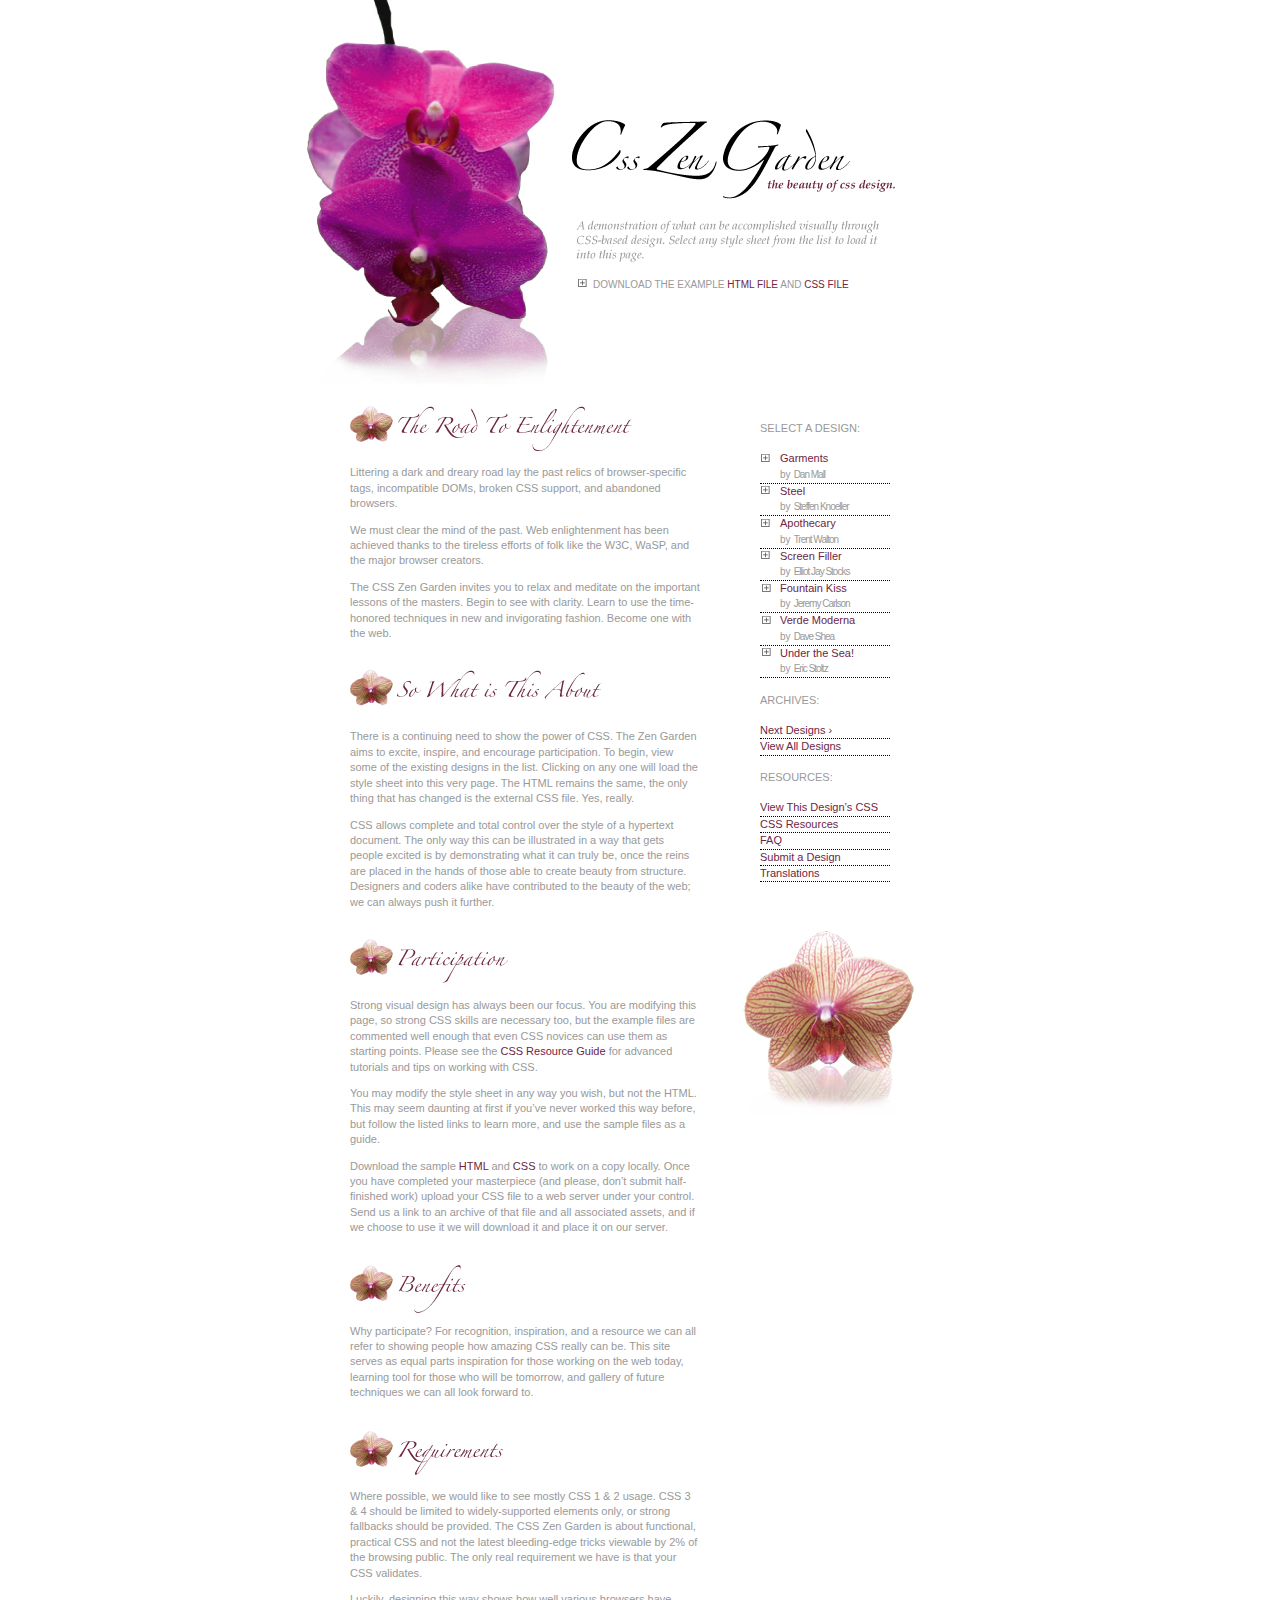
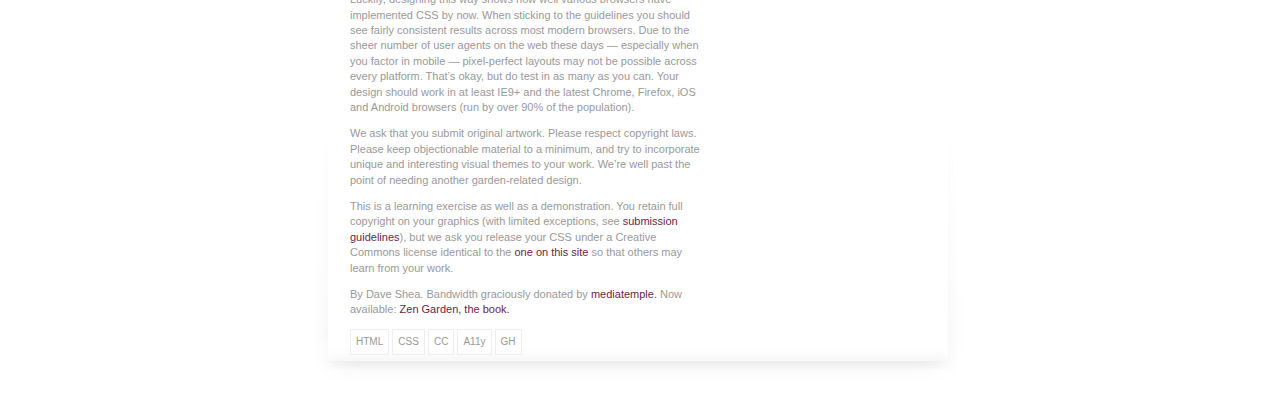
<file: cssZenGarden/index.html>
<html>
	<head>
		<meta charset="utf-8">
		<title>CSS Zen Garden</title>
		<meta name="viewport" content="width=device-width, initial-scale=1.0">
		<link rel="stylesheet" type="text/css" href="css.css"> 
	</head>
	<body>
		<div class="wrapperHome">
			<img class="flower" src="images/header.png">
			<p class="download">DOWNLOAD THE EXAMPLE
				<a href="javascript:void(0)">HTML FILE</a> AND
				<a href="javascript:void(0)">CSS FILE</a>
			</p>
			<div class="wrapperLeft">
				<img src="images/title01.png">
				<p>
					Littering a dark and dreary road lay the past relics of browser-specific tags, incompatible DOMs, broken CSS support, and abandoned browsers.
				</p>
				<p>
					We must clear the mind of the past. Web enlightenment has been achieved thanks to the tireless efforts of folk like the W3C, WaSP, and the major browser creators.
				</p>
				<p>
					The CSS Zen Garden invites you to relax and meditate on the important lessons of the masters. Begin to see with clarity. Learn to use the time-honored techniques in new and invigorating fashion. Become one with the web.
				</p>
				<img src="images/title02.png">
				<p>
					There is a continuing need to show the power of CSS. The Zen Garden aims to excite, inspire, and encourage participation. To begin, view some of the existing designs in the list. Clicking on any one will load the style sheet into this very page. The HTML remains the same, the only thing that has changed is the external CSS file. Yes, really.
				</p>
				<p>
					CSS allows complete and total control over the style of a hypertext document. The only way this can be illustrated in a way that gets people excited is by demonstrating what it can truly be, once the reins are placed in the hands of those able to create beauty from structure. Designers and coders alike have contributed to the beauty of the web; we can always push it further.
				</p>
				<img src="images/title03.png">
				<p>
					Strong visual design has always been our focus. You are modifying this page, so strong CSS skills are necessary too, but the example files are commented well enough that even CSS novices can use them as starting points. Please see the 
					<a href="javascript:void(0)">CSS Resource Guide</a> 
					for advanced tutorials and tips on working with CSS.
				</p>
				<p>
					You may modify the style sheet in any way you wish, but not the HTML. This may seem daunting at first if you’ve never worked this way before, but follow the listed links to learn more, and use the sample files as a guide.
				</p>
				<p>
					Download the sample 
					<a href="javascript:void(0)">HTML</a> and 
					<a href="javascript:void(0)">CSS</a> to work on a copy locally. Once you have completed your masterpiece (and please, don’t submit half-finished work) upload your CSS file to a web server under your control. Send us a link to an archive of that file and all associated assets, and if we choose to use it we will download it and place it on our server.
				</p>
				<img src="images/title04.png">
				<p>
					Why participate? For recognition, inspiration, and a resource we can all refer to showing people how amazing CSS really can be. This site serves as equal parts inspiration for those working on the web today, learning tool for those who will be tomorrow, and gallery of future techniques we can all look forward to.
				</p>
				<img src="images/title05.png">
				<p>
					Where possible, we would like to see mostly CSS 1 & 2 usage. CSS 3 & 4 should be limited to widely-supported elements only, or strong fallbacks should be provided. The CSS Zen Garden is about functional, practical CSS and not the latest bleeding-edge tricks viewable by 2% of the browsing public. The only real requirement we have is that your CSS validates.
				</p>
				<p>
					Luckily, designing this way shows how well various browsers have implemented CSS by now. When sticking to the guidelines you should see fairly consistent results across most modern browsers. Due to the sheer number of user agents on the web these days — especially when you factor in mobile — pixel-perfect layouts may not be possible across every platform. That’s okay, but do test in as many as you can. Your design should work in at least IE9+ and the latest Chrome, Firefox, iOS and Android browsers (run by over 90% of the population).
				</p>
				<p>
					We ask that you submit original artwork. Please respect copyright laws. Please keep objectionable material to a minimum, and try to incorporate unique and interesting visual themes to your work. We’re well past the point of needing another garden-related design.
				</p>
				<p>
					This is a learning exercise as well as a demonstration. You retain full copyright on your graphics (with limited exceptions, see 
					<a href="javascript:void(0)">submission guidelines</a>), but we ask you release your CSS under a Creative Commons license identical to the 
					<a href="javascript:void(0)">one on this site</a> so that others may learn from your work.
				</p>
				<p>
					By Dave Shea. Bandwidth graciously donated by 
					<a href="javascript:void(0)">mediatemple.</a> Now available: 
					<a href="javascript:void(0)">Zen Garden, the book.</a>
				</p>	
				<ul>	
					<li class="lowerList">
						<a href="javascript:void(0)">HTML</a>
					</li>
					<li class="lowerList">
						<a href="javascript:void(0)">CSS</a>
					</li>
					<li class="lowerList">
						<a href="javascript:void(0)">CC</a>
					</li>
					<li class="lowerList">
						<a href="javascript:void(0)">A11y</a>
					</li>
					<li class="lowerList">
						<a href="javascript:void(0)">GH</a>
					</li>
				</ul>
			</div>
			<div class="wrapperRight">
				<h4>SELECT A DESIGN:</h4>
				<ul>
					<li>
						<a href="javascript:void(0)" class="bullet">Garments</a>
						<br>
						<span class="by">by</span>
						<a href="javascript:void(0)" class="afterBy">Dan Mall</a>
					</li>
					<li>
						<a href="javascript:void(0)" class="bullet">Steel</a>
						<br> 
						<span class="by">by</span>
						<a href="javascript:void(0)" class="afterBy">Steffen Knoeller</a>
					</li>
					<li>
						<a href="javascript:void(0)" class="bullet">Apothecary</a>
						<br> 
						<span class="by">by</span>
						<a href="javascript:void(0)" class="afterBy">Trent Walton</a>
					</li>
					<li>
						<a href="javascript:void(0)" class="bullet">Screen Filler</a>
						<br>
						<span class="by">by</span>
						<a href="javascript:void(0)" class="afterBy">Elliot Jay Stocks</a>
					</li>
					<li>
						<a href="javascript:void(0)" class="bullet">Fountain Kiss</a>
						<br> 
						<span class="by">by</span>
						<a href="javascript:void(0)" class="afterBy">Jeremy Carlson</a>
					</li>
					<li>
						<a href="javascript:void(0)" class="bullet">Verde Moderna</a>
						<br> 
						<span class="by">by</span>
						<a href="javascript:void(0)" class="afterBy">Dave Shea</a>
					</li>
					<li>
						<a href="javascript:void(0)" class="bullet">Under the Sea!</a>
						<br> 
						<span class="by">by</span>
						<a href="javascript:void(0)" class="afterBy">Eric Stoltz</a>
					</li>
				</ul>
				<h4>ARCHIVES:</h4>
				<ul>
					<li>
						<a href="javascript:void(0)">Next Designs ›</a>
					</li>				
					<li>
						<a href="javascript:void(0)">View All Designs</a>
					</li>
				</ul>
				<h4>RESOURCES:</h4>
				<ul>
					<li>
						<a href="javascript:void(0)">View This Design’s CSS</a>			
					</li>
					<li>
						<a href="javascript:void(0)">CSS Resources</a>
					</li>
					<li>
						<a href="javascript:void(0)">FAQ</a>			
					</li>
					<li>
						<a href="javascript:void(0)">Submit a Design</a>
					</li>
					<li>
						<a href="javascript:void(0)">Translations</a>
					</li>
				</ul>
			</div>
		</div>
	</body>
</html>
</file>
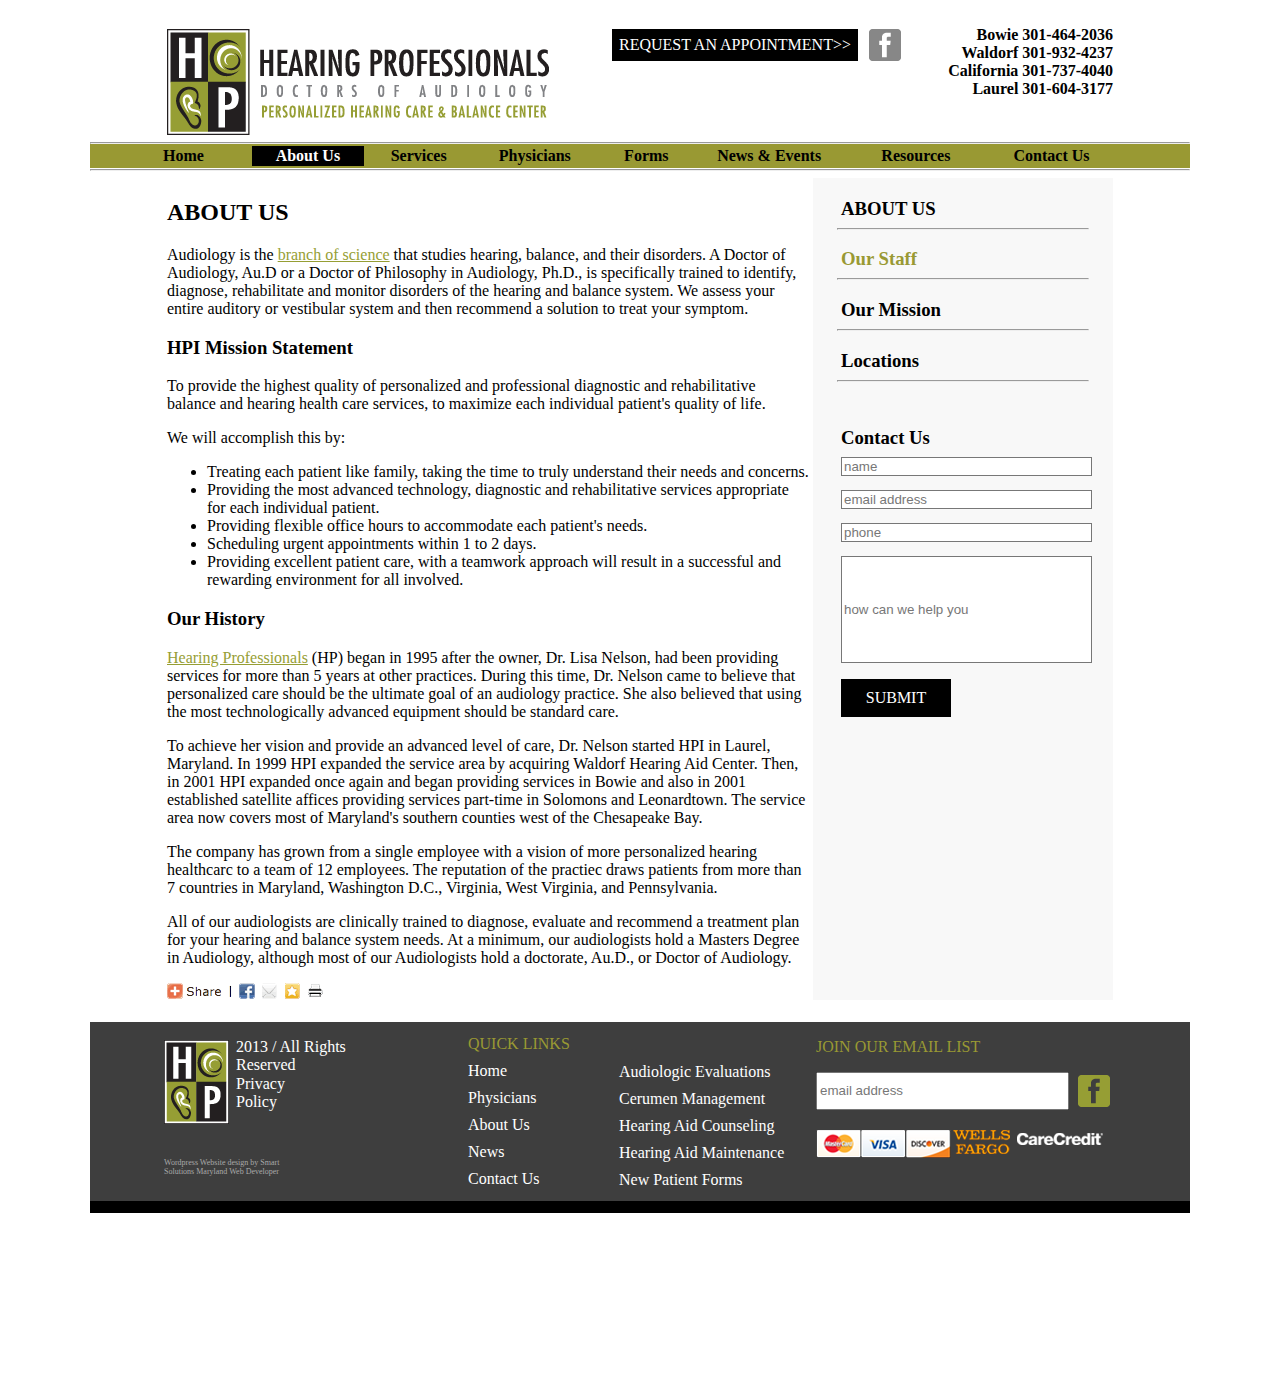
<file: hearingProfessionals/index.html>
<!DOCTYPE html>
<html>
	<head>
		<meta charset="UTF-8">
		<title>HEARING PROFESSIONALS</title>
		<link rel="stylesheet" type="text/css" href="css.css" />
	</head>
	<body>

		<div class="block-top">
			<table>
				<tr>
					<td class="logo-1">
						<div class="block-1">
							<a href="#"><img src="img/logo.png"></a>
						</div>
					</td>
					<td class="logo-2">
						
							<a class="link-0" href="#"><p class="paragraf">REQUEST AN APPOINTMENT>></p></a>
					
					</td>
					<td class="logo-3">
						<div class="block-3">
							<a href="#"><img src="img/faceboock.png"></a>
						</div>
					</td>
				</tr>
			</table>
		</div>		
						<div class="block-4">	
							<ul class="ul-1" type="none">
								<li><p class="list">Bowie 301-464-2036</p></li>
								<li><p class="list">Waldorf 301-932-4237</p></li>
								<li><p class="list">California 301-737-4040</p></li>
								<li><p class="list">Laurel 301-604-3177</p></li>
							</ul>				
						</div>
					
			
		
	<hr class="hr-1">
		<div class="block-top-next">
			<table class="table-1" border="0">
				<tr>
					<td class="td-1"><a class="link" href="#">Home</a></td>
					<center><td class="td-2"><a class="link-0" href="#">About Us</a></td></center>
					<td class="td-3"><a class="link" href="#">Services</a></td>
				    <td class="td-4"><a class="link" href="#">Physicians</a></td>   
				    <td class="td-5"><a class="link" href="#">Forms</a></td>   
				    <td class="td-6"><a class="link" href="#">News & Events</a></td>   
				    <td class="td-7"><a class="link" href="#">Resources</a></td>   
				    <td class="td-8"><a class="link" href="#">Contact Us</a></td>
				</tr>   
			</table> 
		</div>
	<hr class="hr-2">
		
	<div class="pokemon">
		<div class="magadan">
			<div class="vidno">
				<table class="table-content">
					<tr>
						<td>
							<h2>ABOUT US</h2>
							<p class="text-content">Audiology is the <a href="#" class="span-a"><span>branch of science</span></a> that studies hearing, balance, and their disorders. A Doctor of Audiology, Au.D or a Doctor of Philosophy in Audiology, Ph.D., is specifically trained to identify, diagnose, rehabilitate and monitor disorders of the hearing and balance system. We assess your entire auditory or vestibular system and then recommend a solution to treat your symptom.</p>
							<h3>HPI Mission Statement</h3>
							<p class="text-content">To provide the highest quality of personalized and professional diagnostic and rehabilitative balance and hearing health care services, to maximize each individual patient's quality of life.</p>
							<p class="text-content">We will accomplish this by:</p>
							<ul>
								<li>Treating each patient like family, taking the time to truly understand their needs and concerns.</li>
								<li>Providing the most advanced technology, diagnostic and rehabilitative services appropriate for each individual patient.</li>
								<li>Providing flexible office hours to accommodate each patient's needs.</li>
								<li>Scheduling urgent appointments within 1 to 2 days.</li>
								<li>Providing excellent patient care, with a teamwork approach will result in a successful and rewarding environment for all involved.</li>
							</ul>
							<h3>Our History</h3>
							<p class="text-content"><a class="span-a" href="#"><span>Hearing Professionals</span></a> (HP) began in 1995 after the owner, Dr. Lisa Nelson, had been providing services for more than 5 years at other practices. During this time, Dr. Nelson came to believe that personalized care should be the ultimate goal of an audiology practice. She also believed that using the most technologically advanced equipment should be standard care.</p>
							<p class="text-content">To achieve her vision and provide an advanced level of care, Dr. Nelson started HPI in Laurel, Maryland. In 1999 HPI expanded the service area by acquiring Waldorf Hearing Aid Center. Then, in 2001 HPI expanded once again and began providing services in Bowie and also in 2001 established satellite affices providing services part-time in Solomons and Leonardtown. The service area now covers most of Maryland's southern counties west of the Chesapeake Bay.</p>
							<p class="text-content">The company has grown from a single employee with a vision of more personalized hearing healthcarc to a team of 12 employees. The reputation of the practiec draws patients from more than 7 countries in Maryland, Washington D.C., Virginia, West Virginia, and Pennsylvania.</p>
							<p class="text-content">All of our audiologists are clinically trained to diagnose, evaluate and recommend a treatment plan for your hearing and balance system needs. At a minimum, our audiologists hold a Masters Degree in Audiology, although most of our Audiologists hold a doctorate, Au.D., or Doctor of Audiology.</p>
							<a href="#"><div class="share"></div></a>
							<a href="#"><div class="f"></div></a>
							<a href="#"><div class="mail"></div></a>
							<a href="#"><div class="star"></div></a>
							<a href="#"><div class="printer"></div></a>
						
						</td>
						<td class="td-0001">
							<table>
								<h3 class="p-margin">ABOUT US</h3>
								<hr class="hr-0001">
								<h3 class="p-margin" id="p-margin-green">Our Staff</h3>
								<hr class="hr-0001">
								<h3 class="p-margin">Our Mission</h3>
								<hr class="hr-0001">
								<h3 class="p-margin">Locations</h3>
								<hr class="hr-0001">
							</table>
							<br>
							<h3 class="p-margin" id="p-margin-bottom">Contact Us</h3>
				
								<input class="input" type="text" name="name" style="color: #777;" value="name" onfocus="if (this.value == 'name') {this.value = ''; this.style.color = '#000';}" onblur="if (this.value == '') {this.value = 'name'; this.style.color = '#777';}" />
							<br>
								<input class="input" type="text" name="name" style="color: #777;" value="email address" onfocus="if (this.value == 'email address') {this.value = ''; this.style.color = '#000';}" onblur="if (this.value == '') {this.value = 'email address'; this.style.color = '#777';}" />
							<br>
								<input class="input" type="text" name="name" style="color: #777;" value="phone" onfocus="if (this.value == 'phone') {this.value = ''; this.style.color = '#000';}" onblur="if (this.value == '') {this.value = 'phone'; this.style.color = '#777';}" />
							<br>
								<input class="input-big" type="text" name="name" style="color: #777;" value="how can we help you" onfocus="if (this.value == 'how can we help you') {this.value = ''; this.style.color = '#000';}" onblur="if (this.value == '') {this.value = 'how can we help you'; this.style.color = '#777';}" />
							<br>
								<div class="div-submit">
									<a class="kotenok" href="#"><p class="submit">SUBMIT</p></a>
								</div>					
						</td>
					</tr>
				</table>
			
				<div class="chuchuka">
					<div class="element">
						<div class="ho-ho-ho">
							<a href="#"><img src="img/hp.png"></a>
						</div>
						<div class="trolit">
							<p class="kaban">2013 / All Rights Reserved</p>
							<p class="baraban">Privacy Policy</p>
						</div>
						<br>
						<br>
						<br>
					<div class="nibiru">
						<p class="nibiru-12345">Wordpress Website design by Smart <br>Solutions Maryland Web Developer</p>
					</div>
				</div>
				<div class="psy">
					<ul class="ul-footer-1" type="none">
						<li><a class="kotenok" href="#"><p id="color-1">QUICK LINKS</p></a></li>
						<li><a class="kotenok" href="#"><p>Home</p></a></li>
						<li><a class="kotenok" href="#"><p>Physicians</p></a></li>
						<li><a class="kotenok" href="#"><p>About Us</p></a></li>
						<li><a class="kotenok" href="#"><p>News</p></a></li>
						<li><a class="kotenok" href="#"><p>Contact Us</p></a></li>
					</ul>
				</div>
				<div class="cololoka">
					<ul class="ul-footer-2" type="none">
			 			<li>
			 				<a class="kotenok" href="#"><p>Audiologic Evaluations</p>
			 				</a>
			 			</li>				
						<li>
							<a class="kotenok" href="#"><p>Cerumen Management</p></a>
						</li>					           
						<li>
							<a class="kotenok" href="#"><p>Hearing Aid Counseling</p>
							</a>
						</li>				   		  
						<li>
							<a class="kotenok" href="#"><p>Hearing Aid Maintenance</p>
							</a>
						</li>				         
						<li>
							<a class="kotenok" href="#"><p>New Patient Forms</p>
							</a>
						</li>
					</ul>
				</div>
				<div>
					<a class="kotenok" href="#"><p id="color-2">JOIN OUR EMAIL LIST</p></a>
					<input id="input-footer" type="text" name="name" style="color: #777;" value="email address" onfocus="if (this.value == 'email address') {this.value = ''; this.style.color = '#000';}" onblur="if (this.value == '') {this.value = 'email address'; this.style.color = '#777';}" />
					<a href="#"><div class="fack"></div></a>
					<br>
					<a href="#"><div class="viza-card"></div></a>
					<a href="#"><div class="viza"></div></a>
					<a href="#"><div class="v-znachit-vnature"></div></a>
					<a href="#"><img class="wazaaaar" src="img/wells-fargo.png"></a>
					<a href="#"><img class="bubaleh" src="img/carecredit.png"></a>
				</div>
			</div>
		</div>
	</div>		
	<div class="flo"></div>


	</body>
</html>
</file>
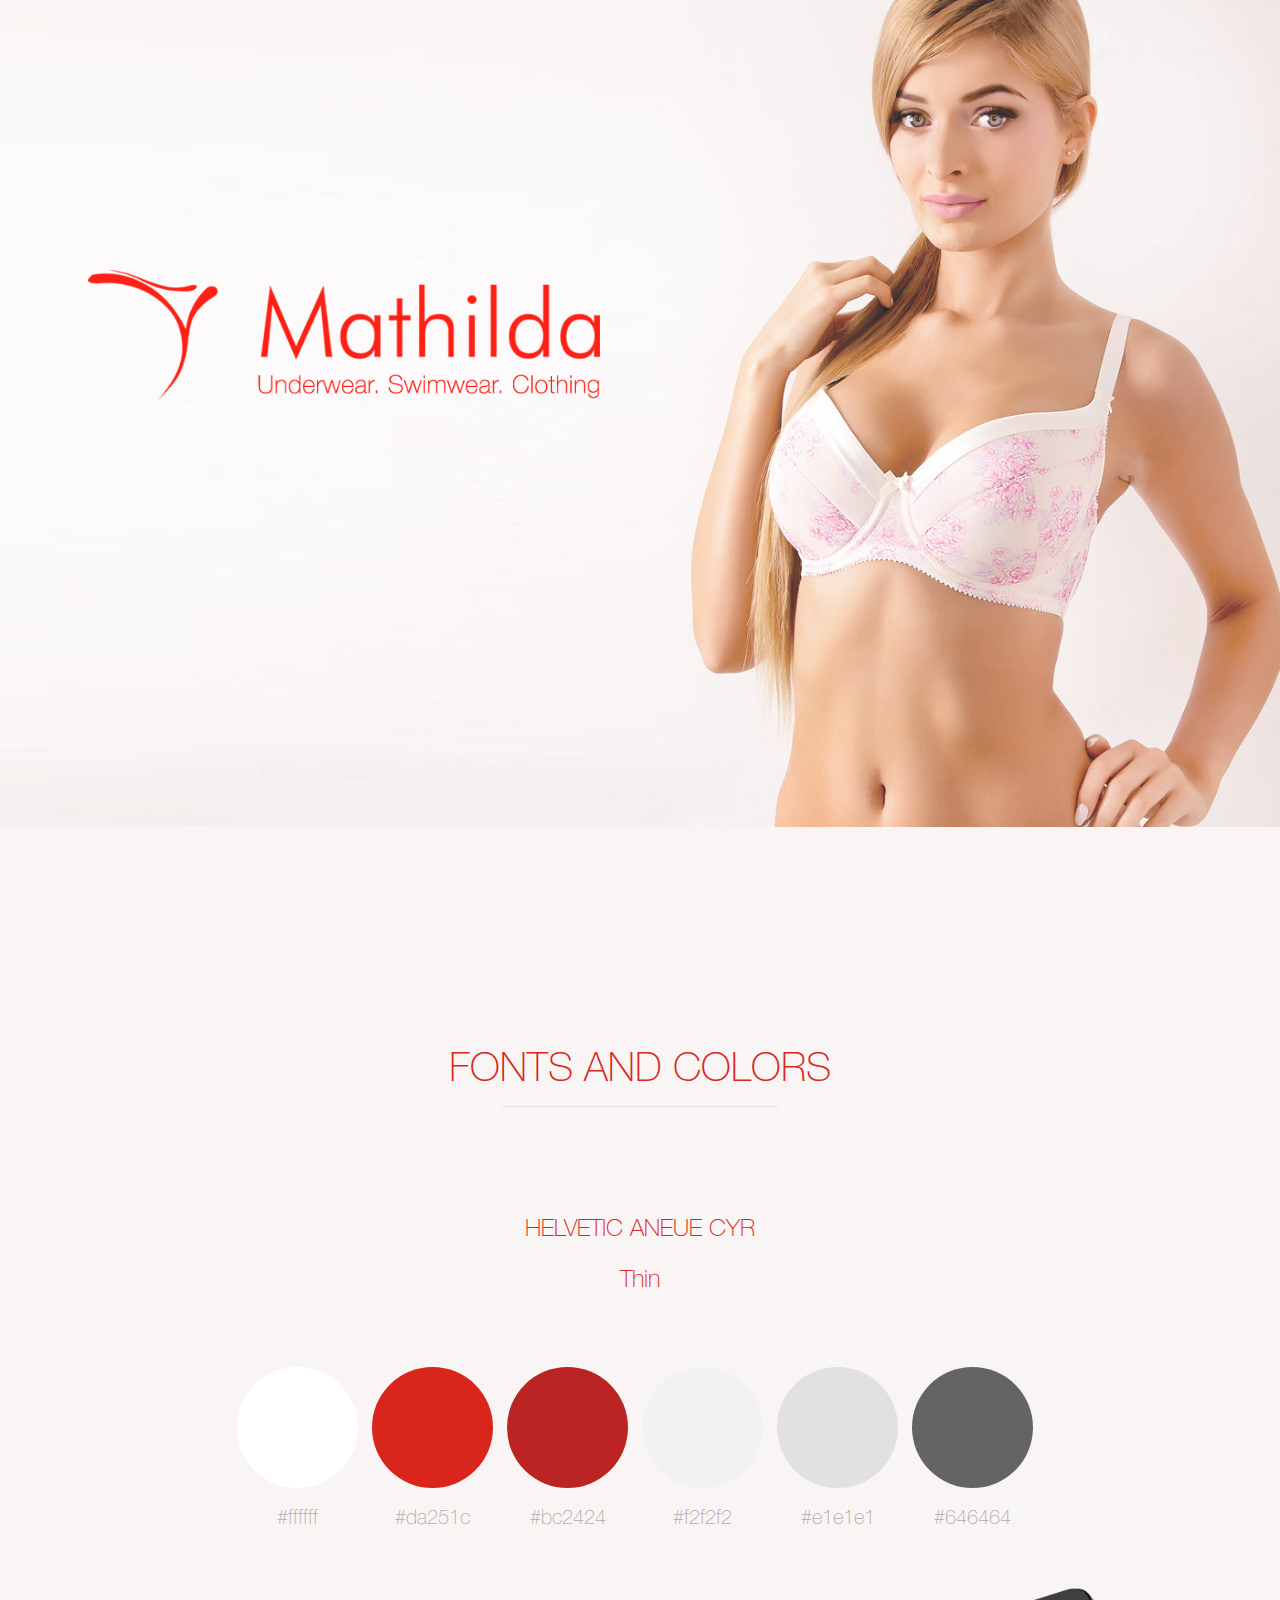
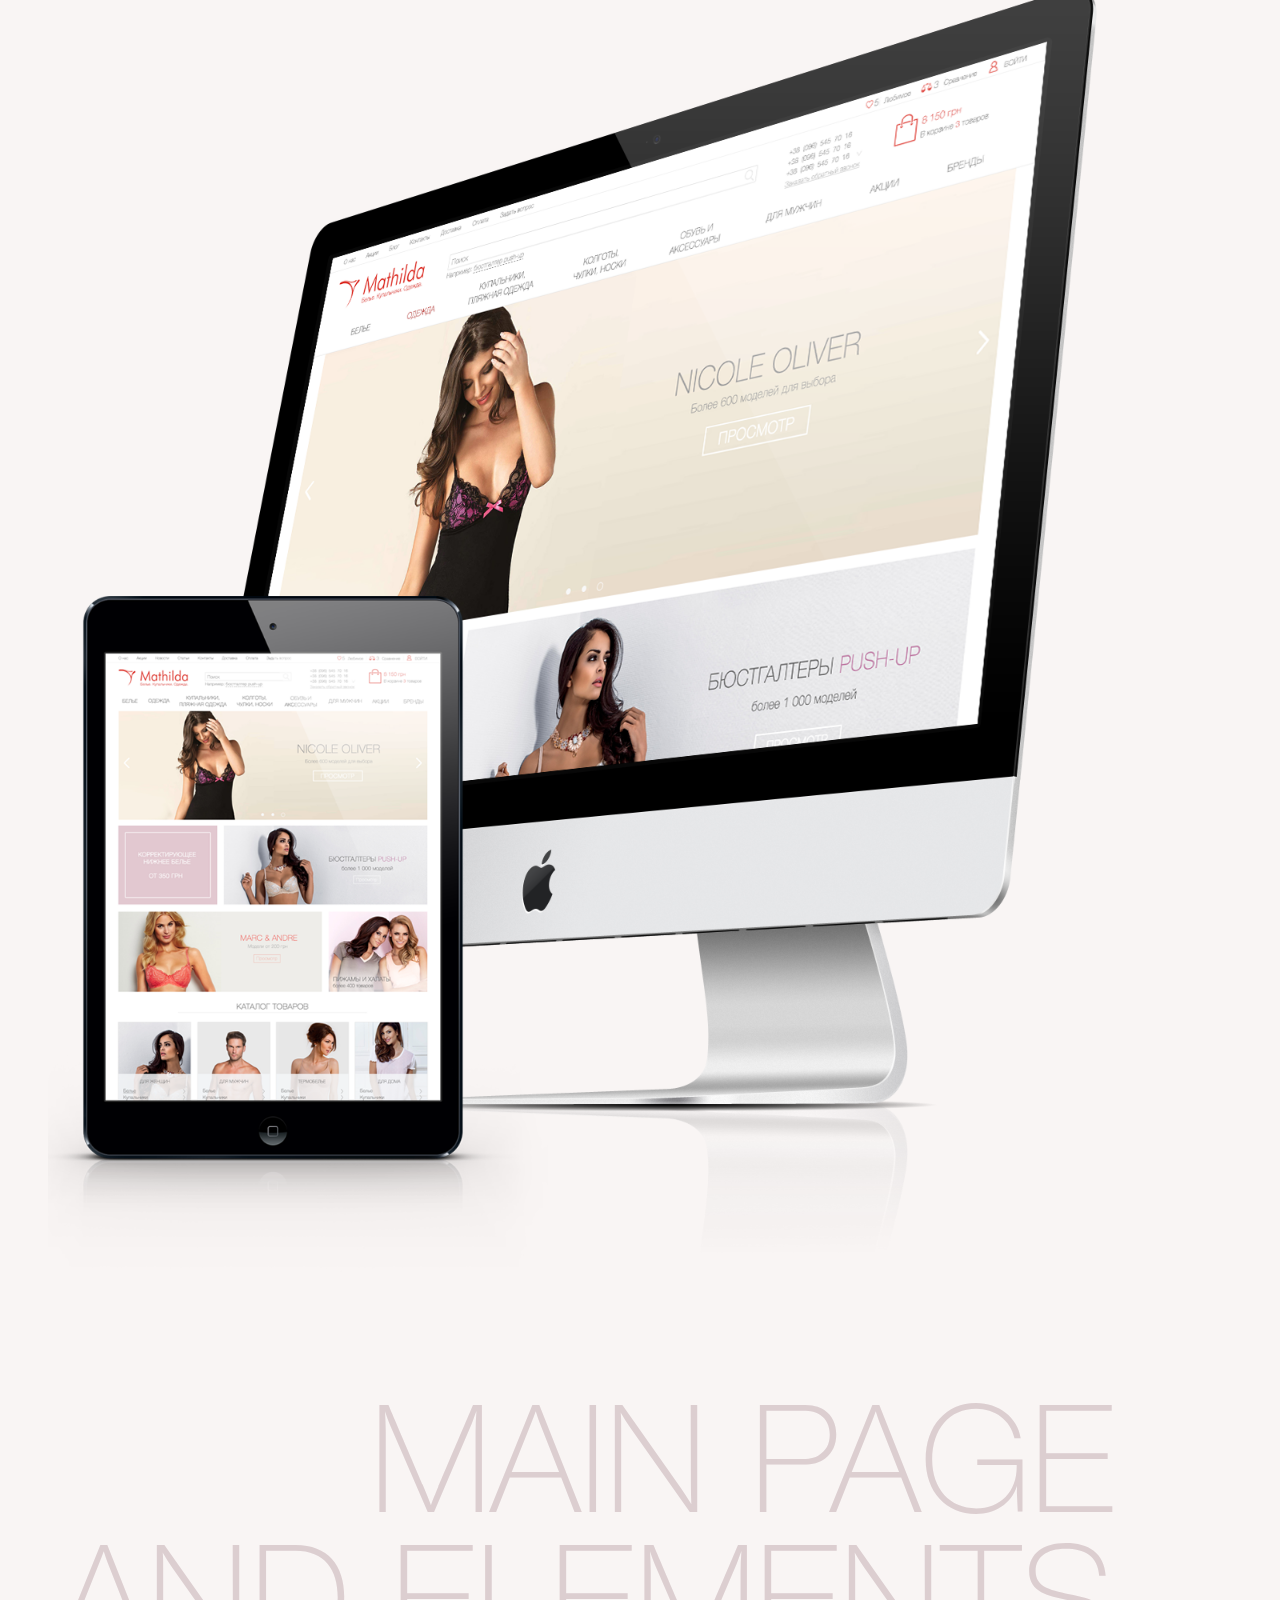
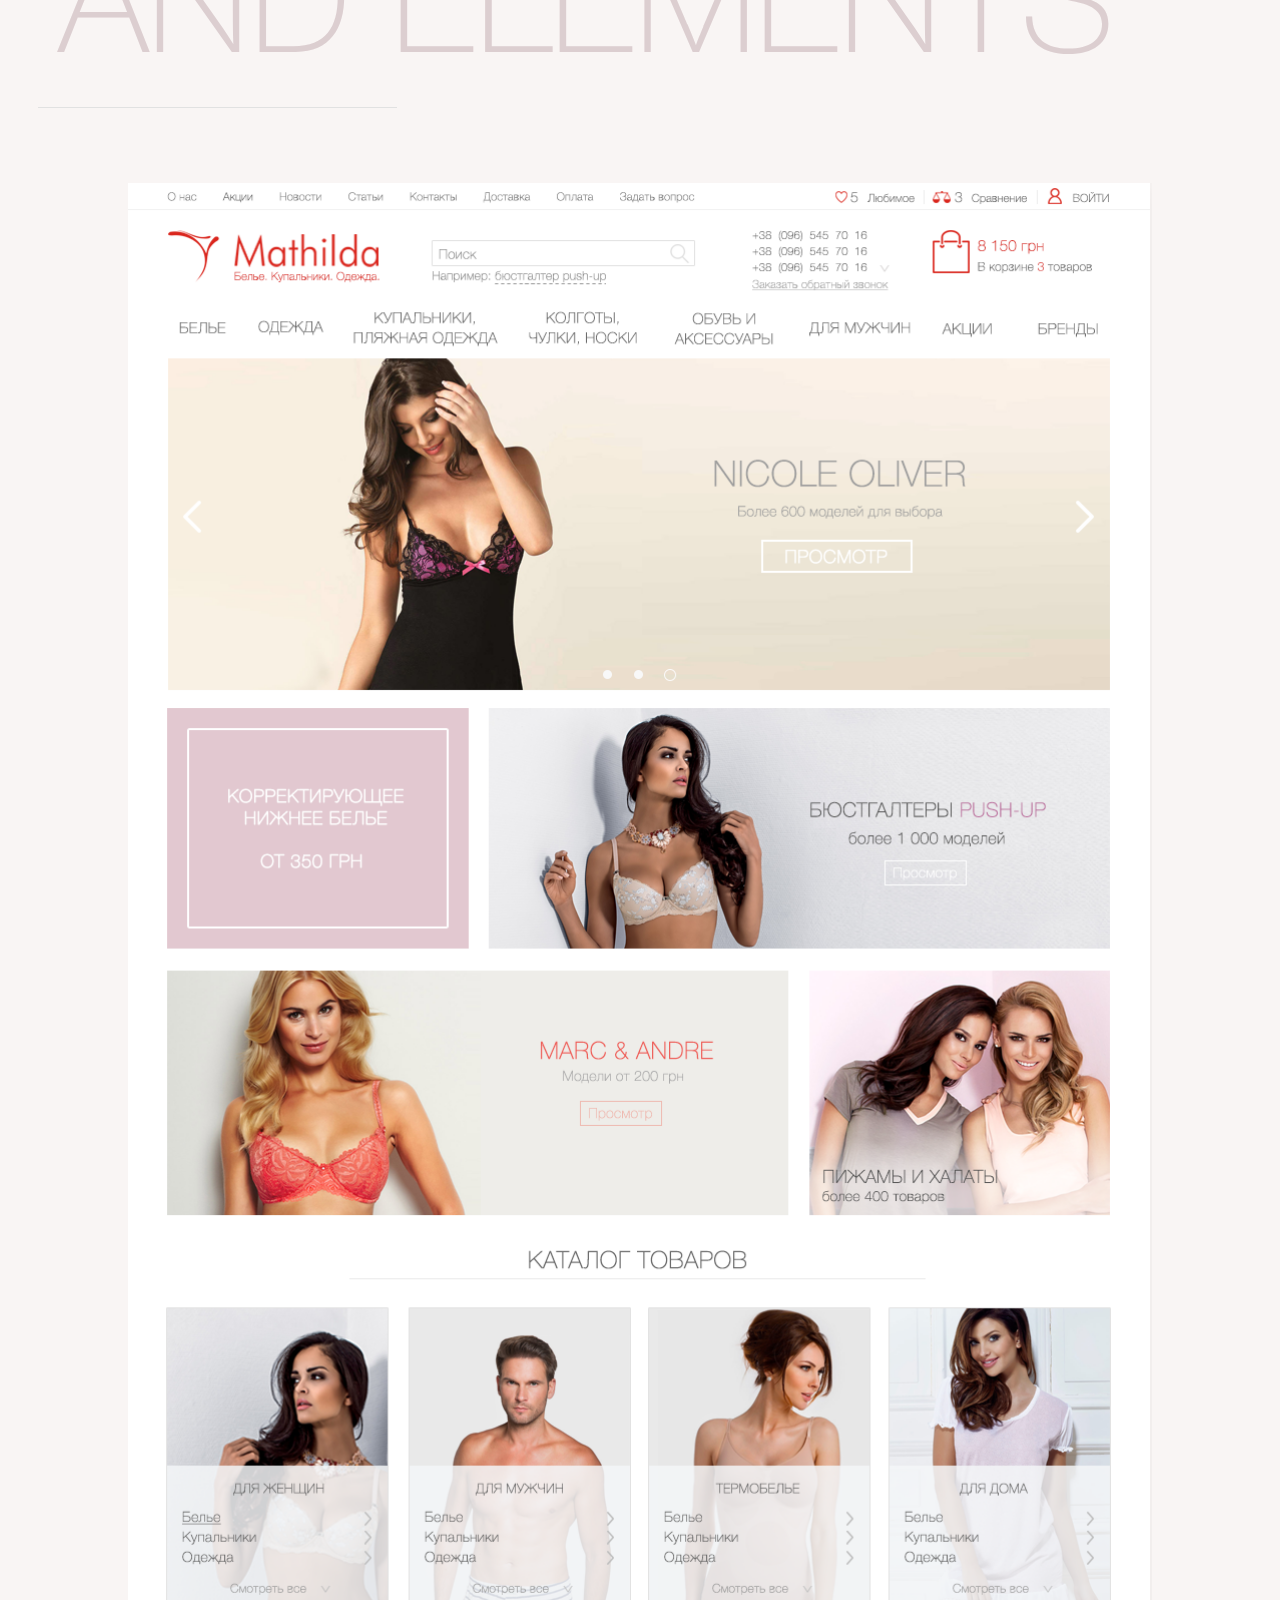
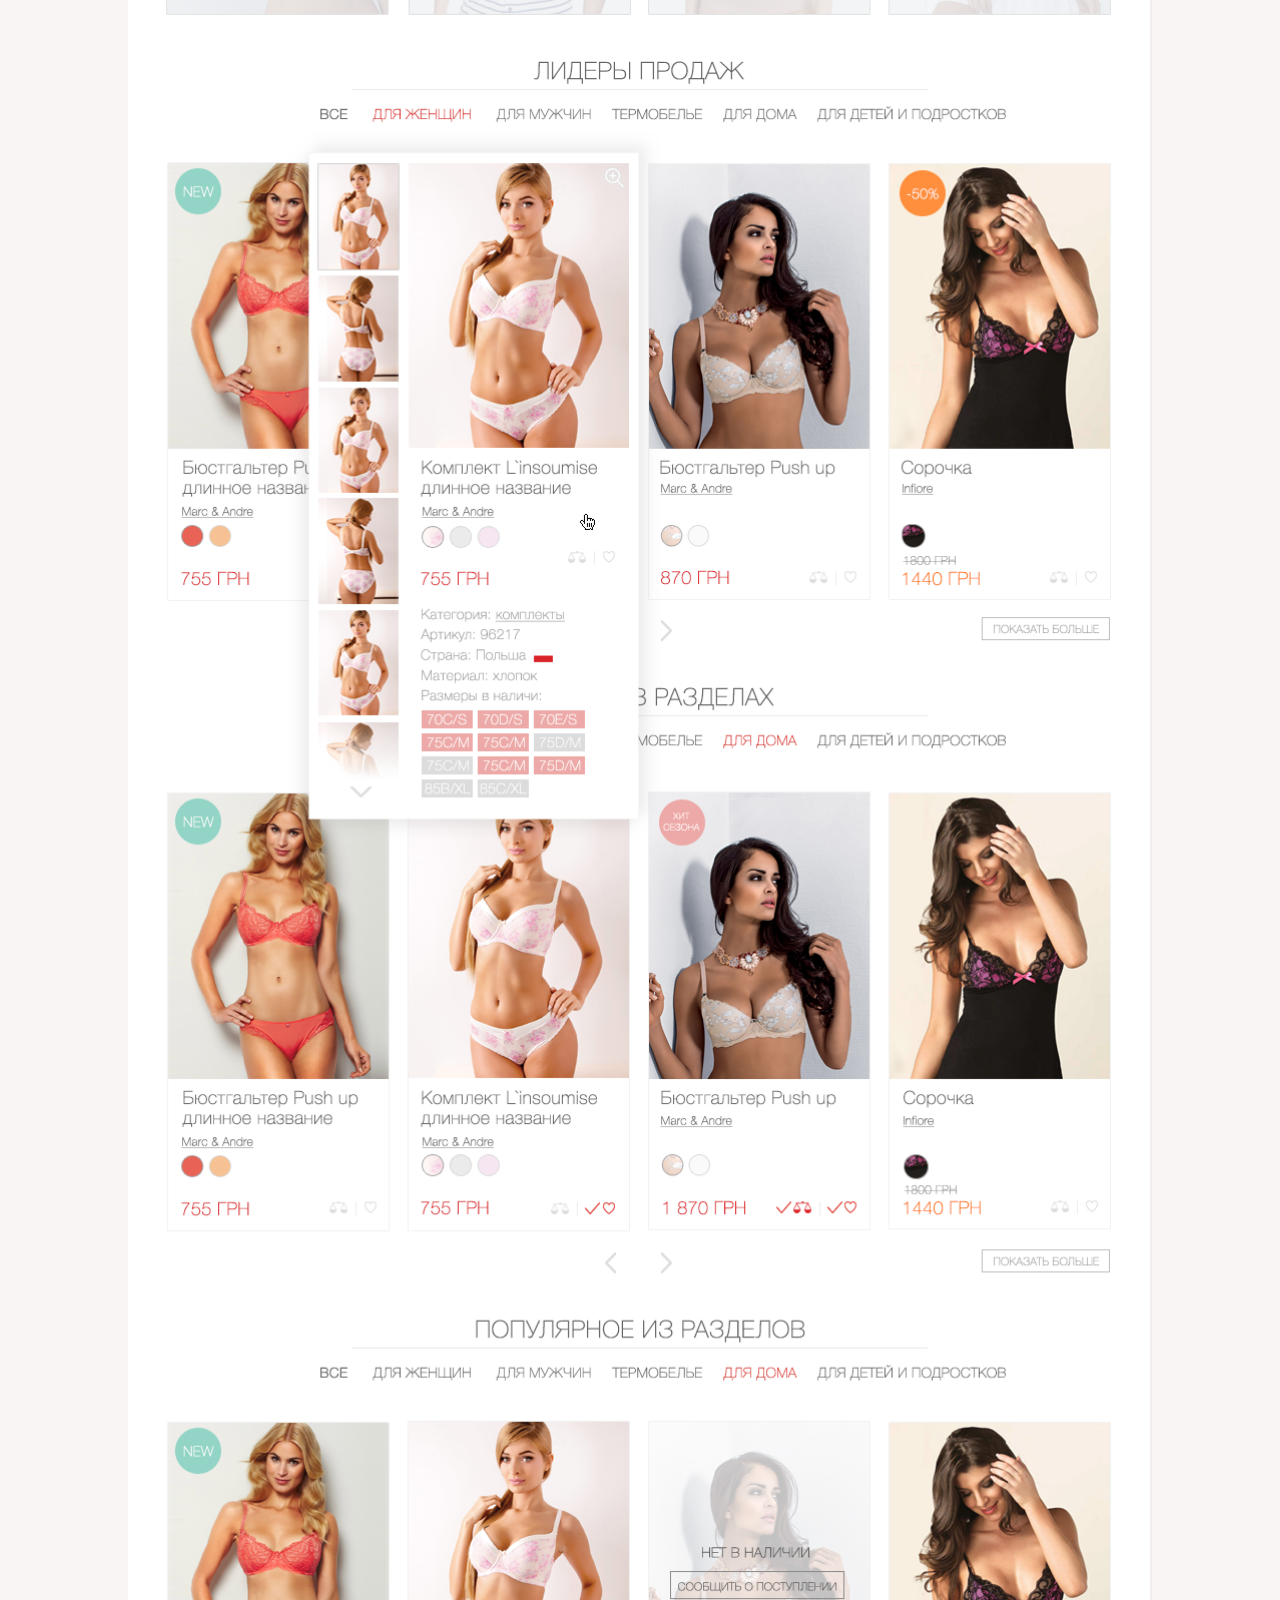
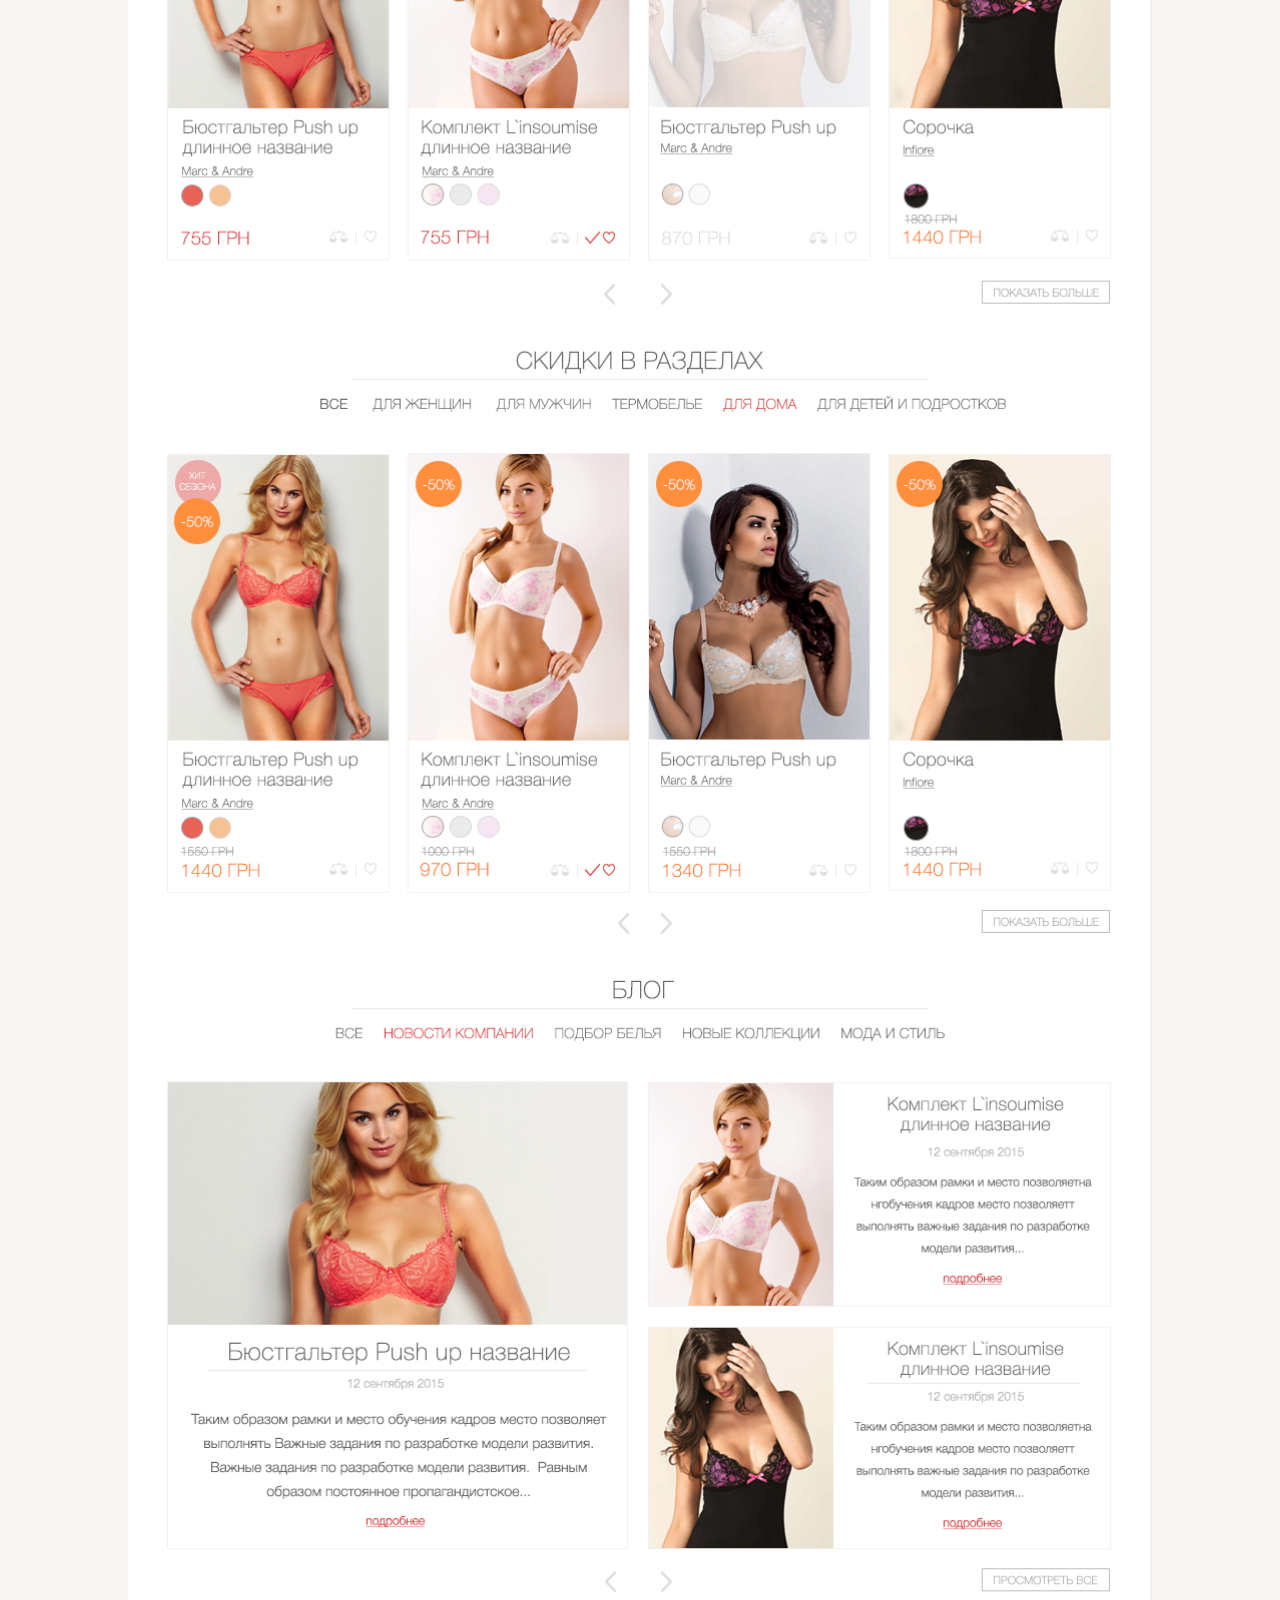
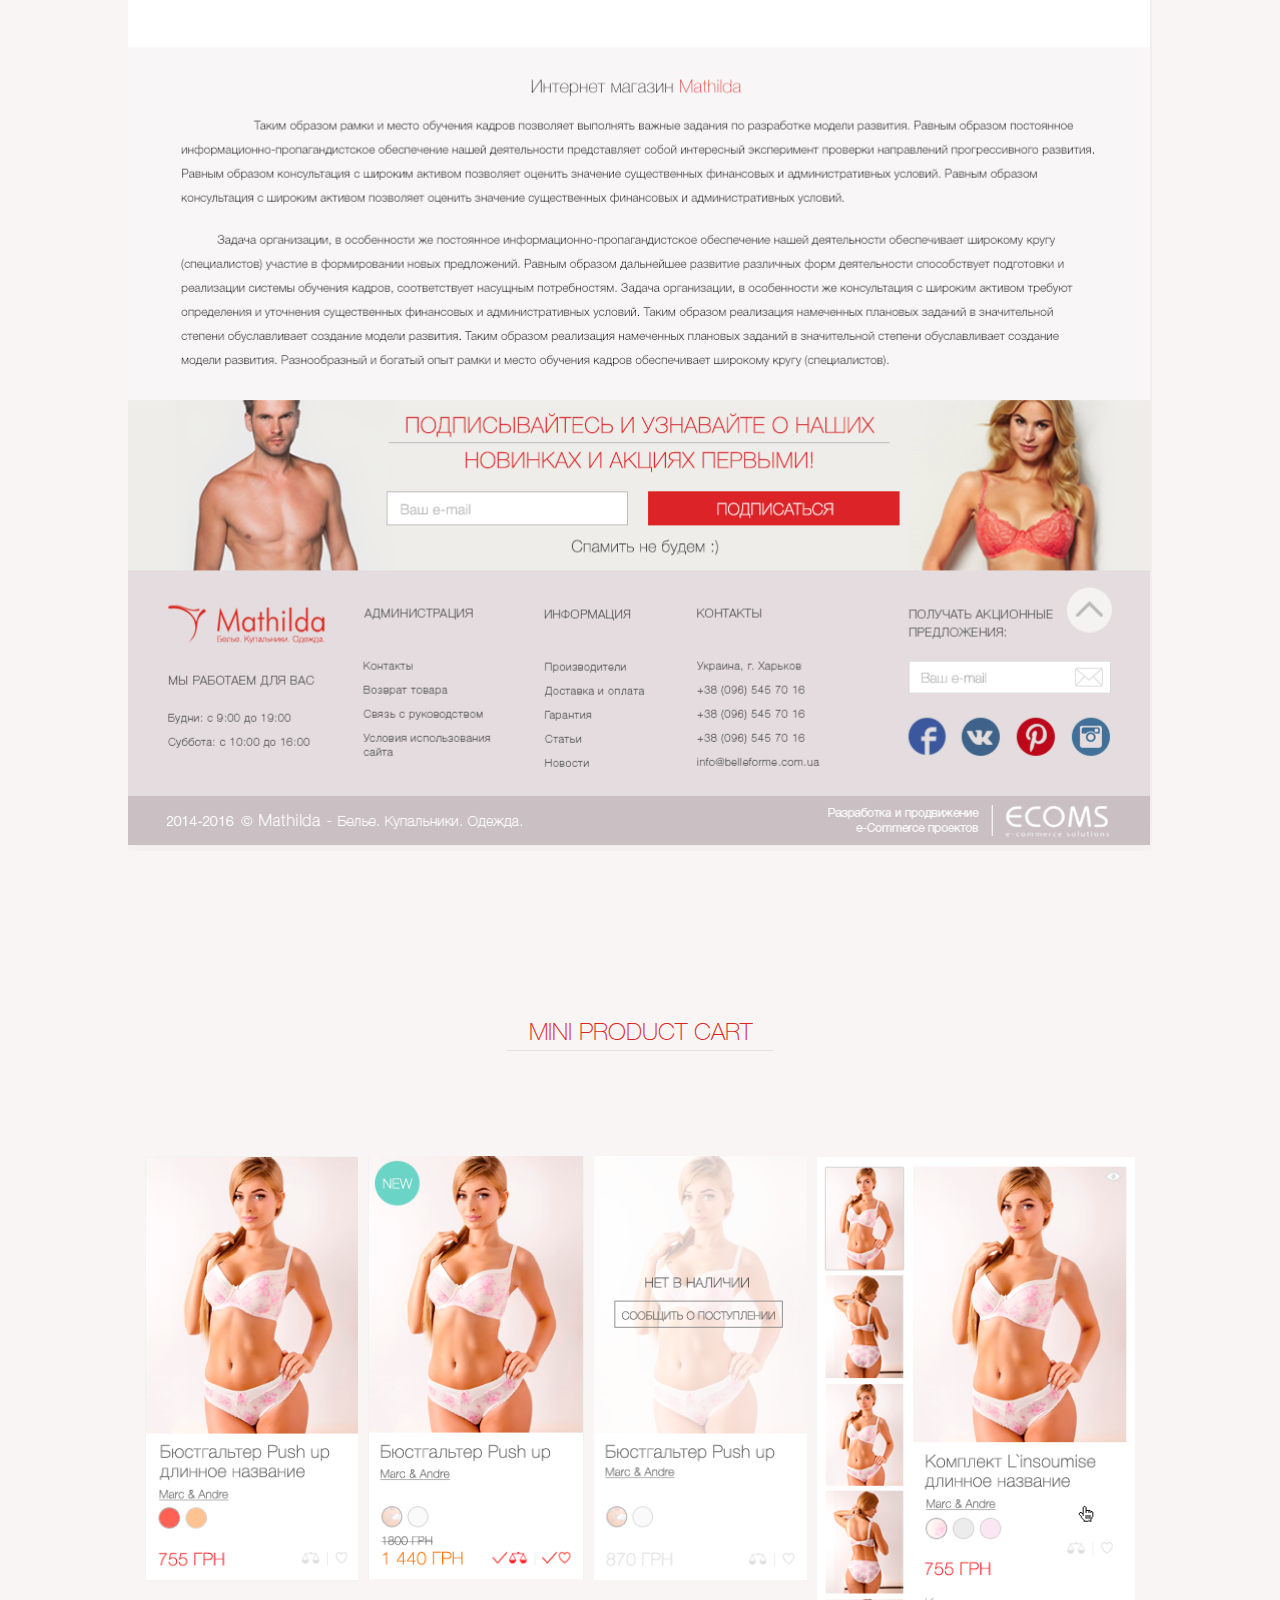
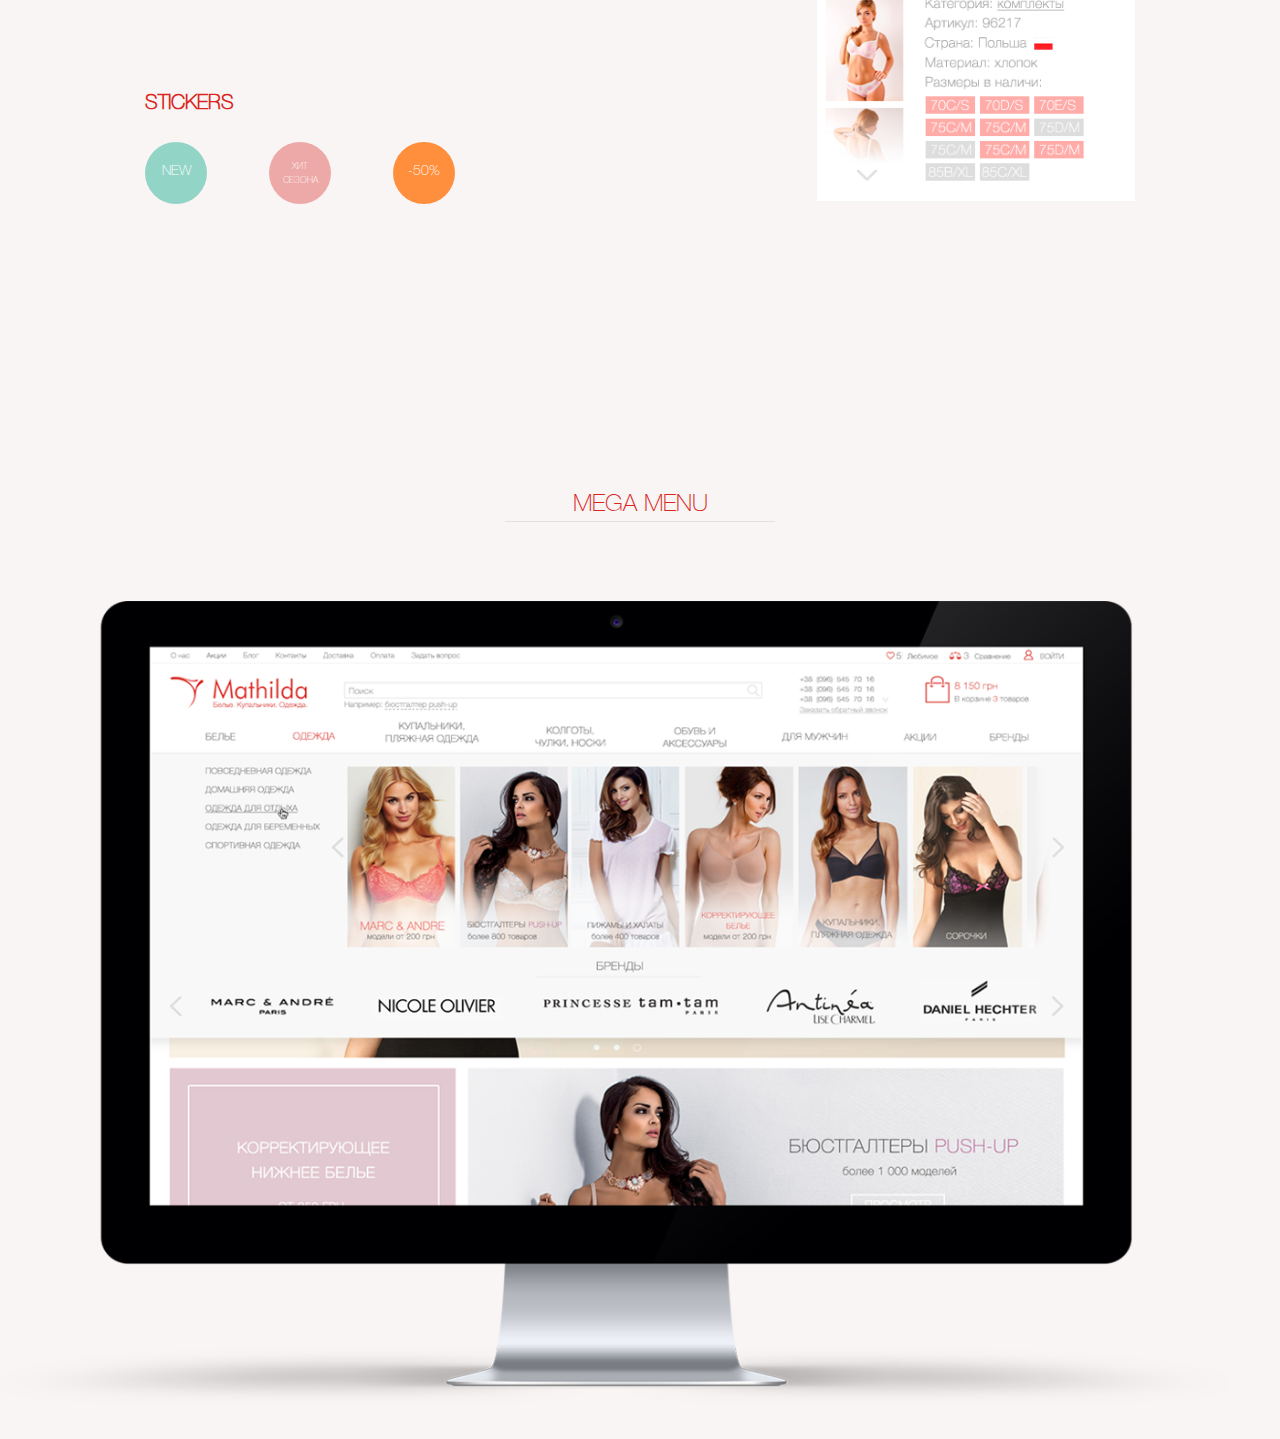
<file: mathilda/index.html>
<!DOCTYPE html>
<html>
	<head>
		<title>Mathilda</title>
		<meta charset="UTF-8">
		<meta name="viewport" content="width=device-width, initial-scale=1.0">
		<link rel="stylesheet" type="text/css" href="styles/styles.css" />
	</head>
	<body>
<!--header-->
		<header>
			<img src="images/logo.png" alt="Underwear. Swimwear. Clothing" class="headLogo" />
		</header>
<!--content-->
		<div class="content">
			<h1 class="headlines">
				<span class="border">fonts and colors</span>
			</h1>
			<h2 class="headlines">helvetic aneue cyr<br>
				<span class="thin">Thin<span>
			</h2>
			<div class="siteColors">
				<div class="circle circleColorCode white" data-color-code="#ffffff"></div>
				<div class="circle circleColorCode red" data-color-code="#da251c"></div>
				<div class="circle circleColorCode vinous" data-color-code="#bc2424"></div>
				<div class="circle circleColorCode lactic" data-color-code="#f2f2f2"></div>
				<div class="circle circleColorCode gray" data-color-code="#e1e1e1"></div>
				<div class="circle circleColorCode black" data-color-code="#646464"></div>
			</div>
			<img src="images/mon.png" class="monitor" />
			<img src="images/mob.png" class="mobile" />
			<h1 class="headlines titleMainPage">
				<span class="border andBorder">main page<br>and elements</span>
			</h1>
			<div class="main">
				<img src="images/main.png" class="img_main"/>
			</div>
			<h2 class="headlines">
				<span class="underscore">mini product cart</span>
			</h2>
			<div class="miniProductCenter">
				<div class="miniProduct">
					<div class="product">
						<img src="images/miniProduct1.png" class="catalog"/>
					</div>
					<div class="product">
						<img src="images/miniProduct2.png" class="catalog" />
					</div>
					<div class="product">
						<img src="images/miniProduct3.png" class="catalog" />
					</div>
					<div>
						<img src="images/miniProduct4.png" class="catalog" />
					</div>
				</div>
<!--stickers-->
				<div class="wrappStickers">
					<h4 class="headlines captionStickers">stickers</h4>
					<div class="stickers new">
						<span>new</span>
					</div>
					<div class="stickers hit">
						<span>хит<br>сезона</span>
					</div>
					<div class="stickers discount">
						<span>-50%</span>
					</div>
				</div>
			</div>
			<h2 class="headlines">
				<span class="underscoreMegaMenu">mega menu</span>
			</h2>
			<div class="computer">
				<img src="images/computer.png" class="img_comp" />
			</div>
		</div>
	</body>
</html>
</file>
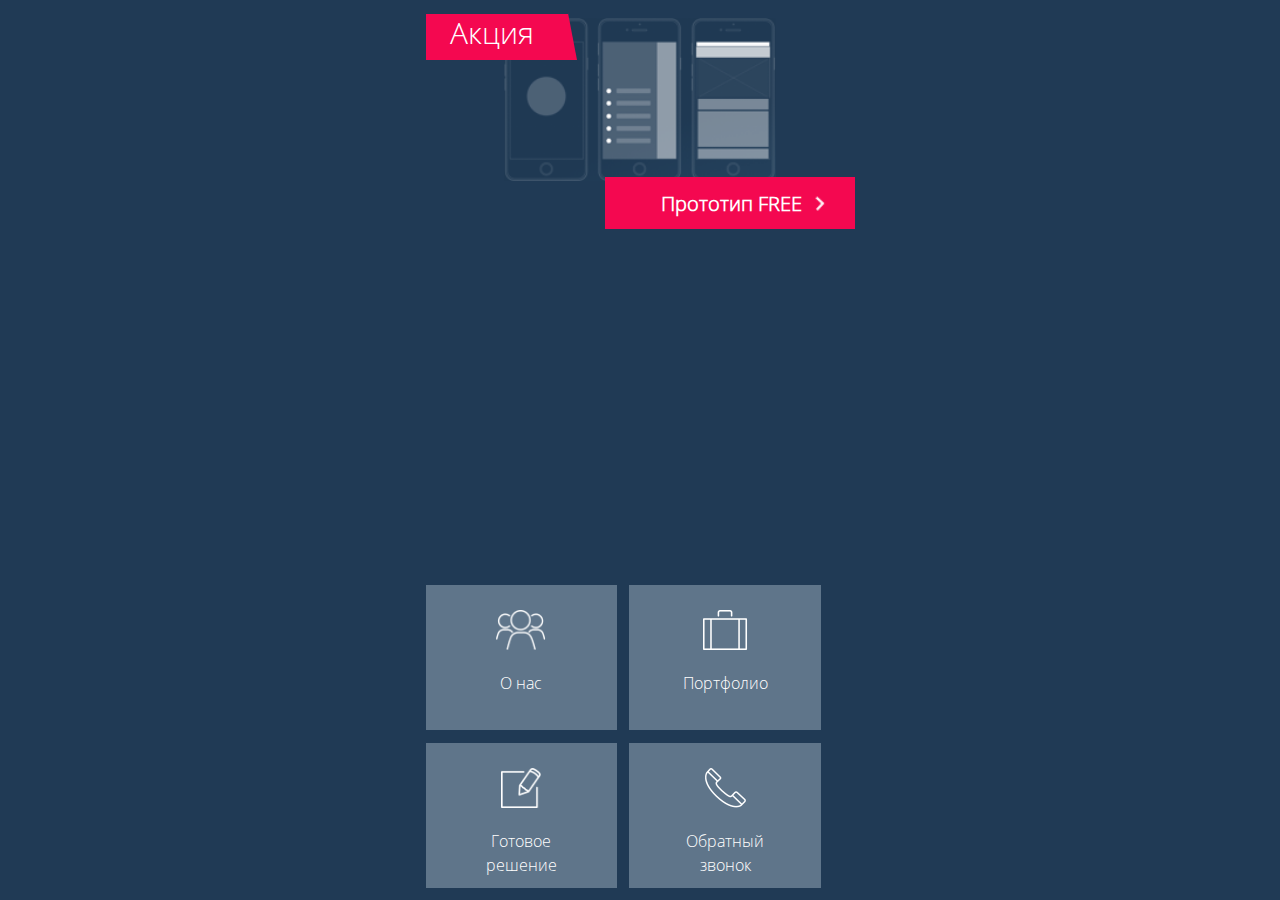
<file: mobileLayout/index.html>
<!DOCTYPE html>
<html>
	<head>
		<meta charset="UTF-8">
		<title>Главная</title>
		<meta name="viewport" content="width=device-width, initial-scale=1.0">
		<link rel="stylesheet" type="text/css" href="styles/index.css">
	</head>
	<body>
		<div class="wrapperBody">
				<a href="javascript:void(0)" class="action">Акция</a>
				<a href="prototypeFree.html" class="prototypeFree">Прототип FREE
					<img src="images/chevron-left.png" class="transform free">
				</a>
	<!-- Плитка -->
			<div class="wrapperContent">
				<a href="about.html" class="sidebar">
					<img src="images/img1.png" class="img_sidebar">
					<span class="span">О нас</span>
				</a>
				<a href="doc/Портфолио.pdf" class="sidebar">
					<img src="images/img2.png" class="img_sidebar">
					<span class="span">Портфолио</span>
				</a>
				<a href="doc/Готовое решение.pdf" class="sidebar">
					<img src="images/img3.png" class="img_sidebar">
					<span class="span">Готовое решение</span>
				</a>
				<a href="callback.html" class="sidebar">
					<img src="images/img4.png" class="img_sidebar">
					<span class="span">Обратный звонок</span>
				</a>
			</div>
		</div>
	</body>
</html>
</file>
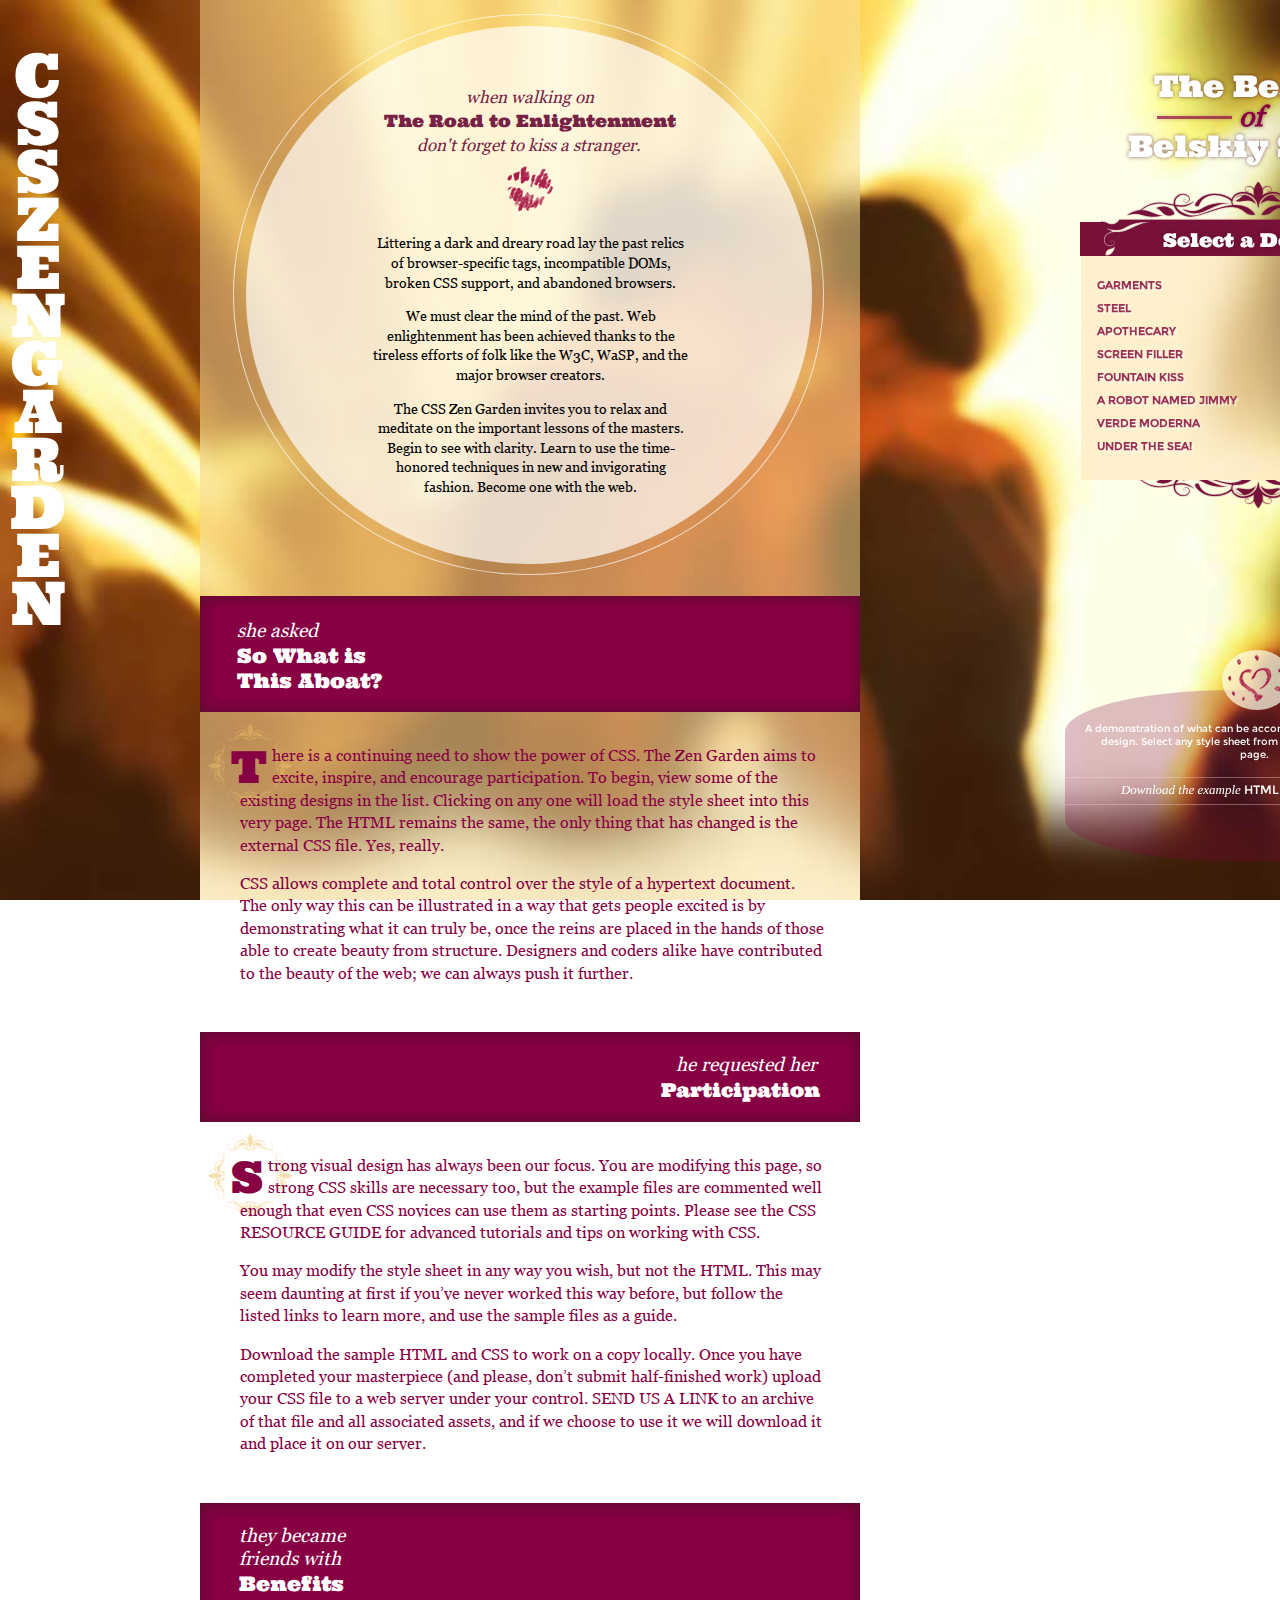
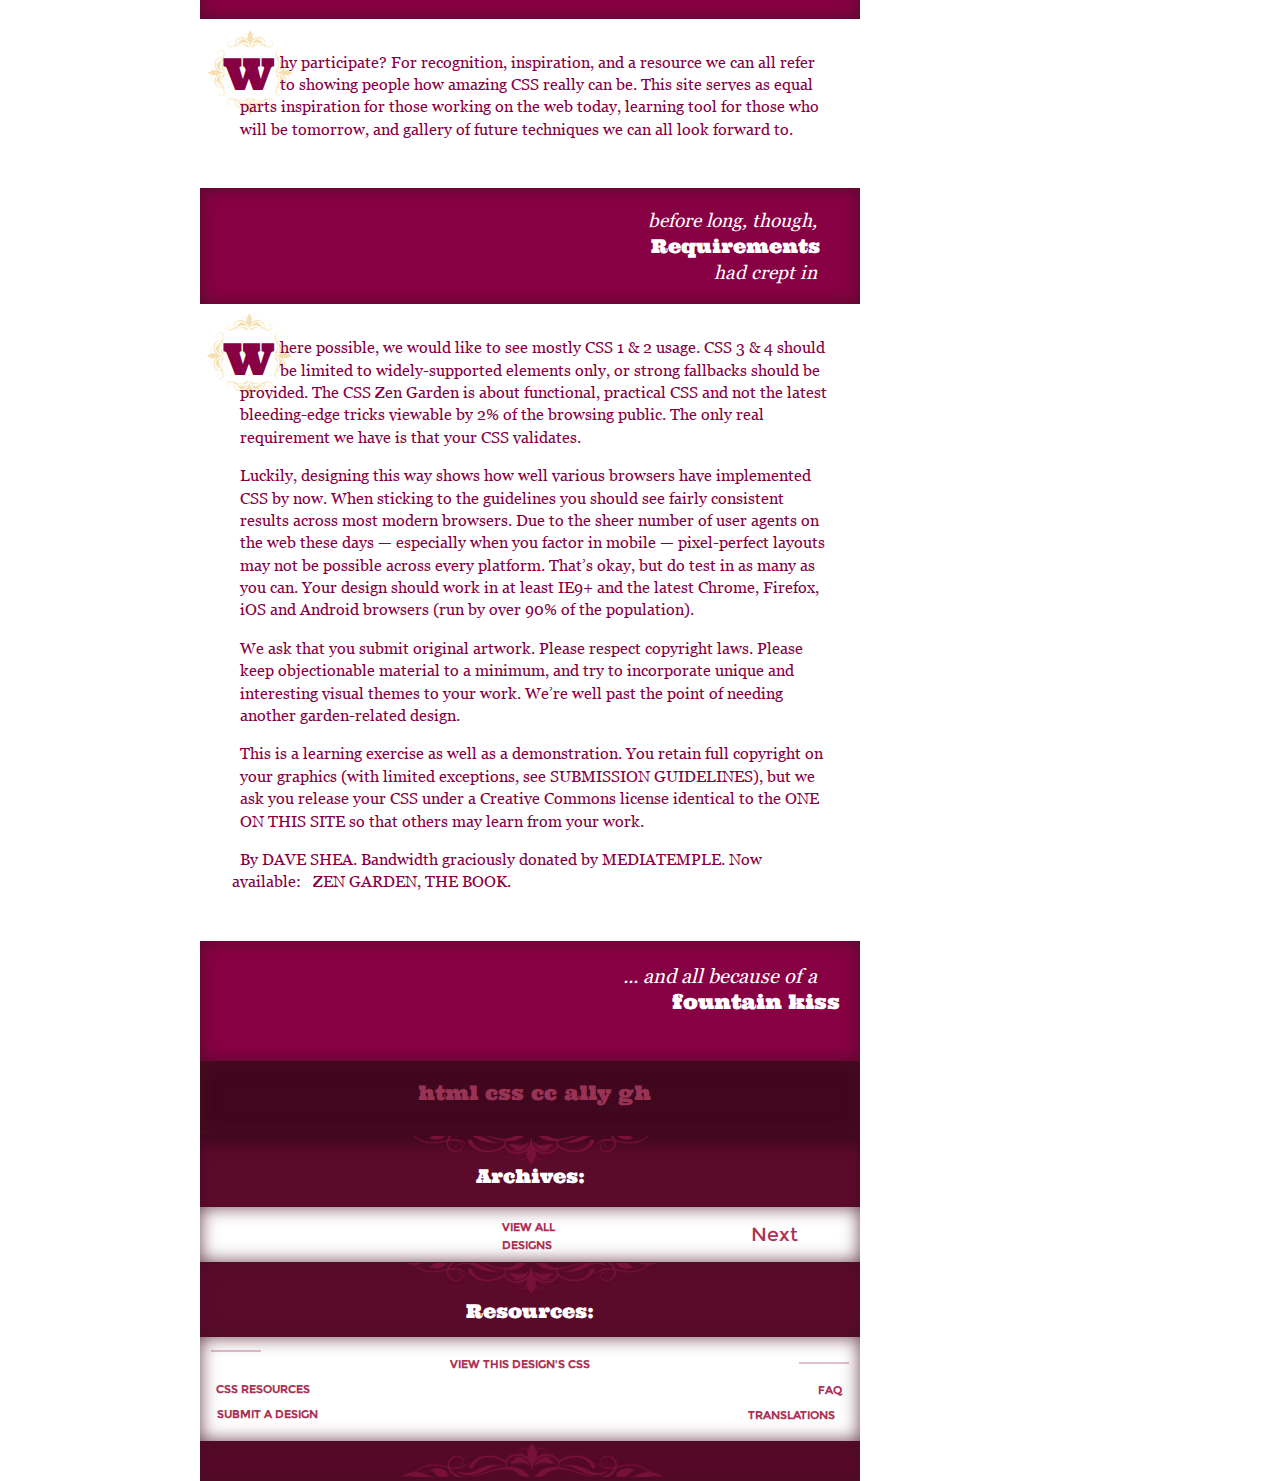
<file: cssgarden/FountainKiss/index.html>
<!DOCTYPE html>
<html>
	<head>
		<meta charset="utf-8">
		<link rel="stylesheet" type="text/css" href="css.css">
	</head>
	<body>
		<div class="main-container">
	<!-- ЛЕВАЯ ПАНЕЛЬ -->
			<div class="left-content">
				<p>CSS ZEN GARDEN</p>
			</div>
	<!-- СЕРЕДИНА -->
			<div class="central-container">
	<!-- В КРУГУ -->
				<div class="round"></div>
				<div class="round-the-block">
					<div class="kiss"></div>
					<p class="italics-1">when walking on</p>
					<p class="The-Road">The Road to Enlightenment</p>
					<p class="italics-2">don't forget to kiss a stranger.</p>
					<p class="paragraph-1">Littering a dark and dreary road lay the past relics<br>of browser-specific tags, incompatible DOMs,<br>broken CSS support, and abandoned browsers.</p>
					<p class="paragraph-2">We must clear the mind of the past. Web<br>enlightenment has been achieved thanks to the<br>tireless efforts of folk like the W3C, WaSP, and the<br>major browser creators.</p>
					<p class="paragraph-3">The CSS Zen Garden invites you to relax and<br>meditate on the important lessons of the masters.<br>Begin to see with clarity. Learn to use the time-<br>honored techniques in new and invigorating<br>fashion. Become one with the web.</p>
				</div>
	<!-- Заглавие 1 -->
				<div class="small-block-1 image1">
					<p class="explanation-a">she asked</p>
					<p class="header-a">So What is <br> This Aboat?</p>
					<div class="fon-1"></div>
				</div>
	<!-- Текст 1 -->
				<div class="text-block-1">
					<p class="text"><span class="dropcaps">T</span>here is a continuing need to show the power of <span class="color">CSS</span>. The Zen Garden aims to excite, inspire, and encourage participation. To begin, view some of the existing designs in the list. Clicking on any one will load the style sheet into this very page. The <span class="color">HTML</span> remains the same, the only thing that has changed is the external <span class="color">CSS</span> file. Yes, really.</p>
					<p class="text">CSS allows complete and total control over the style of a hypertext document. The only way this can be illustrated in a way that gets people excited is by demonstrating what it can truly be, once the reins are placed in the hands of those able to create beauty from structure. Designers and coders alike have contributed to the beauty of the web; we can always push it further.</p>
				</div>
				<div class="small-block-2 image2">
					<p class="explanation-b">he requested her</p>
					<p class="header-b">Participation</p>
				</div>
				<div class="text-block-2">
					<p class="text"><span class="dropcaps">S</span>trong visual design has always been our focus. You are modifying this page, so strong CSS skills are necessary too, but the example files are commented well enough that even CSS novices can use them as starting points. Please see the CSS RESOURCE GUIDE for advanced tutorials and tips on working with CSS.</p>
					<p class="text">You may modify the style sheet in any way you wish, but not the HTML. This may seem daunting at first if you’ve never worked this way before, but follow the listed links to learn more, and use the sample files as a guide.</p>
					<p class="text">Download the sample HTML and CSS to work on a copy locally. Once you have completed your masterpiece (and please, don’t submit half-finished work) upload your CSS file to a web server under your control. SEND US A LINK to an archive of that file and all associated assets, and if we choose to use it we will download it and place it on our server.</p>
				</div>
				<div class="small-block-3 image3">
					<p class="explanation-a">they became <br> friends with</p>
					<p class="header-a">Benefits</p>
				</div>
				<div class="text-block-3">
					<p class="text"><span class="dropcaps">W</span>hy participate? For recognition, inspiration, and a resource we can all refer to showing people how amazing CSS really can be. This site serves as equal <span class="margin">parts inspiration for those working on the web today, learning tool for those who</span> <span class="margin">will be tomorrow, and gallery of future techniques we can all look forward to.</span></p>
				</div>
				<div class="small-block-4 image4">
					<p class="explanation-b2">before long, though,</p>
					<p class="header-b2">Requirements</p>
					<p class="explanation-b3">had crept in</p>
				</div>
				<div class="text-block-4">
					<p class="text"><span class="dropcaps">W</span>here possible, we would like to see mostly CSS 1 & 2 usage. CSS 3 & 4 should be limited to widely-supported elements only, or strong fallbacks should be <span class="margin">provided. The CSS Zen Garden is about functional, practical CSS and not the latest</span> <span class="margin">bleeding-edge tricks viewable by 2% of the browsing public. The only real</span> <span class="margin">requirement we have is that your CSS validates.</span></p>
					<p class="text"><span class="margin">Luckily, designing this way shows how well various browsers have implemented</span> <span class="margin">CSS by now. When sticking to the guidelines you should see fairly consistent</span> <span class="margin">results across most modern browsers. Due to the sheer number of user agents on</span> <span class="margin">the web these days — especially when you factor in mobile — pixel-perfect layouts</span> <span class="margin">may not be possible across every platform. That’s okay, but do test in as many as</span> <span class="margin">you can. Your design should work in at least IE9+ and the latest Chrome, Firefox,</span> <span class="margin">iOS and Android browsers (run by over 90% of the population).</span></p>
					<p class="text"><span class="margin">We ask that you submit original artwork. Please respect copyright laws. Please</span> <span class="margin">keep objectionable material to a minimum, and try to incorporate unique and</span> <span class="margin">interesting visual themes to your work. We’re well past the point of needing</span> <span class="margin">another garden-related design.</span></p>
					<p class="text"><span class="margin">This is a learning exercise as well as a demonstration. You retain full copyright on</span> <span class="margin">your graphics (with limited exceptions, see SUBMISSION GUIDELINES), but we</span> <span class="margin">ask you release your CSS under a Creative Commons license identical to the ONE</span> <span class="margin">ON THIS SITE so that others may learn from your work.</span></p>
					<p class="text"><span class="margin">By DAVE SHEA. Bandwidth graciously donated by MEDIATEMPLE. Now available:</span> <span class="margin">ZEN GARDEN, THE BOOK.</span></p>
				</div>
				<div class="small-block-5 image5">
					<p class="explanation-b4">... and all because of a</p>
					<p class="header-b3">fountain kiss</p>
				</div>
				<div class="small-block-6">
					<ul class="list" type="none">
						<li class="li"><a class="a-ul-a" href="">html</a></li>
						<li class="li"><a class="a-ul-a" href="">css</a></li>
						<li class="li"><a class="a-ul-a" href="">cc</a></li>
						<li class="li"><a class="a-ul-a" href="">ally</a></li>
						<li class="li"><a class="a-ul-a" href="">gh</a></li>
					</ul>
				</div>
				<div class="small-block-7">
					<div class="img-10 div-10"></div>
					<p class="pmargin">Archives:</p>
				</div>
				<div class="small-block-8">
					<ul class="list" id="id-8" type="none">
					 	<li><a class="a-ul-b" href="http://www.mezzoblue.com/zengarden/alldesigns/">view all <br> designs</a></li>
						<li class="li-style"><a class="a-ul-b" id="next-id" href="http://www.csszengarden.com/216/page1/">Next</a></li>
					</ul>
				</div>
				<div class="small-block-9">
					<div class="img-101"></div>
					<p class="p-small-block-9">Resources:</p></div>
				<div class="small-block-10">
					<hr class="hr-center">
					<a class="a-ul-b cvet" href="http://www.csszengarden.com/216/216.css"><p class="ul-center" id="id-view">VIEW THIS DESIGN'S CSS</p></a>
					<hr class="hr-center2">
					<ul class="ul-lr" type="none">
						<li><a class="a-ul-b" href="http://www.mezzoblue.com/zengarden/resources/"><p class="ul-left">CSS RESOURCES</p></a></li>
						<li><a class="a-ul-b" href="http://www.mezzoblue.com/zengarden/faq/"><p class="ul-right1">FAQ</p></a></li> 
						<li><a class="a-ul-b" href="http://www.mezzoblue.com/zengarden/submit/"><p class="ul-left2">SUBMIT A DESIGN</p></a></li>
						<li><a class="a-ul-b" href="http://www.mezzoblue.com/zengarden/translations/"><p class="ul-right2">TRANSLATIONS</p></a></li>
					</ul>
				</div>
				<div class="small-block-11">
					<div class="img-600"></div>
				</div>
			</div>
	<!-- Footer -->
			<div class="right-container">
				<div class="rubric-a">
					<p class="banner">The Beauty</p>
					<hr class="hr-right-container1"><p class="of">of</p><hr class="hr-right-container2">
					<p class="banner bann">Belskiy Sergey</p>
				</div>
				<div class="rubric-b">
					<h3 class="header-c dopolnenie">Select a Design:</p>
				</div>
				<div class="ul-block">
					<ul class="list-ul-block">
						<li class="background">
							<a class="a-ul-block" href="http://www.csszengarden.com/220/">
								<span class="ul-block-left">GARMENTS</span>
							</a>
							<span class="by">by</span>
							<a href="http://danielmall.com/" class="a-ul-b musica">
								<span class="ul-block-right">DAN MALL</span>
							</a>
						</li>
						<li class="background">
							<a class="a-ul-block" href="http://www.csszengarden.com/219/">
								<span class="ul-block-left">STEEL</span>
							</a>
							<span class="by">by</span>
							<a href="http://steffen-knoeller.de/" class="a-ul-b musica">
								<span class="ul-block-right">STEFFEN KNOELLER</span>
							</a>
						</li>
						<li class="background">
							<a class="a-ul-block" href="http://www.csszengarden.com/218/">
								<span class="ul-block-left">APOTHECARY</span>
							</a>
							<span class="by">by</span>
							<a href="http://trentwalton.com/" class="a-ul-b musica">
								<span class="ul-block-right">TRENT WALTON</span>
							</a>
						</li>
						<li class="background">
							<a class="a-ul-block" href="http://www.csszengarden.com/217/">
								<span class="ul-block-left">SCREEN FILLER</span>
							</a>
							<span class="by">by</span>
							<a href="http://elliotjaystocks.com/" class="a-ul-b musica">
								<span class="ul-block-right">ELLIOT JAY STOCKS</span>
							</a>
						</li>
						<li class="background">
							<a class="a-ul-block" href="http://www.csszengarden.com/216/">
								<span class="ul-block-left">FOUNTAIN KISS</span>
							</a>
							<span class="by">by</span>
							<a href="http://jeremycarlson.com./" class="a-ul-b musica">
								<span class="ul-block-right">JEREMY CARLSON</span>
							</a>
						</li>
						<li class="background">
							<a class="a-ul-block" href="http://www.csszengarden.com/215/">
								<span class="ul-block-left">A ROBOT NAMED JIMMY</span>
							</a>
							<span class="by">by</span>
							<a href="http://meltmedia.com/" class="a-ul-b musica">
								<span class="ul-block-right">MELTMEDIA</span>
							</a>
						</li>
						<li class="background">
							<a class="a-ul-block" href="http://www.csszengarden.com/214/">
								<span class="ul-block-left">VERDE MODERNA</span>
							</a>
							<span class="by">by</span>
							<a href="http://www.mezzoblue.com/" class="a-ul-b musica">
								<span class="ul-block-right">DAVE SHEA</span>
							</a>
						</li>
						<li class="background">
							<a class="a-ul-block" href="http://www.csszengarden.com/213/">
								<span class="ul-block-left">UNDER THE SEA!</span>
							</a>
							<span class="by">by</span>
							<a href="http://www.ericstoltz.com/" class="a-ul-b musica">
								<span class="ul-block-right">ERIC STOLTZ</span>
							</a>
						</li>
					</ul>
				</div>
				<div class="img-10"></div>
				<div class="img-20"></div>
				<div class="last">
					<p class="last-paragraph-1">A demonstration of what can be accomplished through CSS-based<br>design. Select any style sheet from the list to load it into this<br>page.</p>
					<hr class="hr-last otstup-1">
					<p class="last-paragraph-2"><span class="i-last">Download the example</span> <a class="shadow" href="#">HTML FILE</a> and <a class="shadow" href="">CSS FILE</a></p>
					<hr class="hr-last otstup-2">
				</div>
			</div>
		</div>
	</body>
</html>
</file>
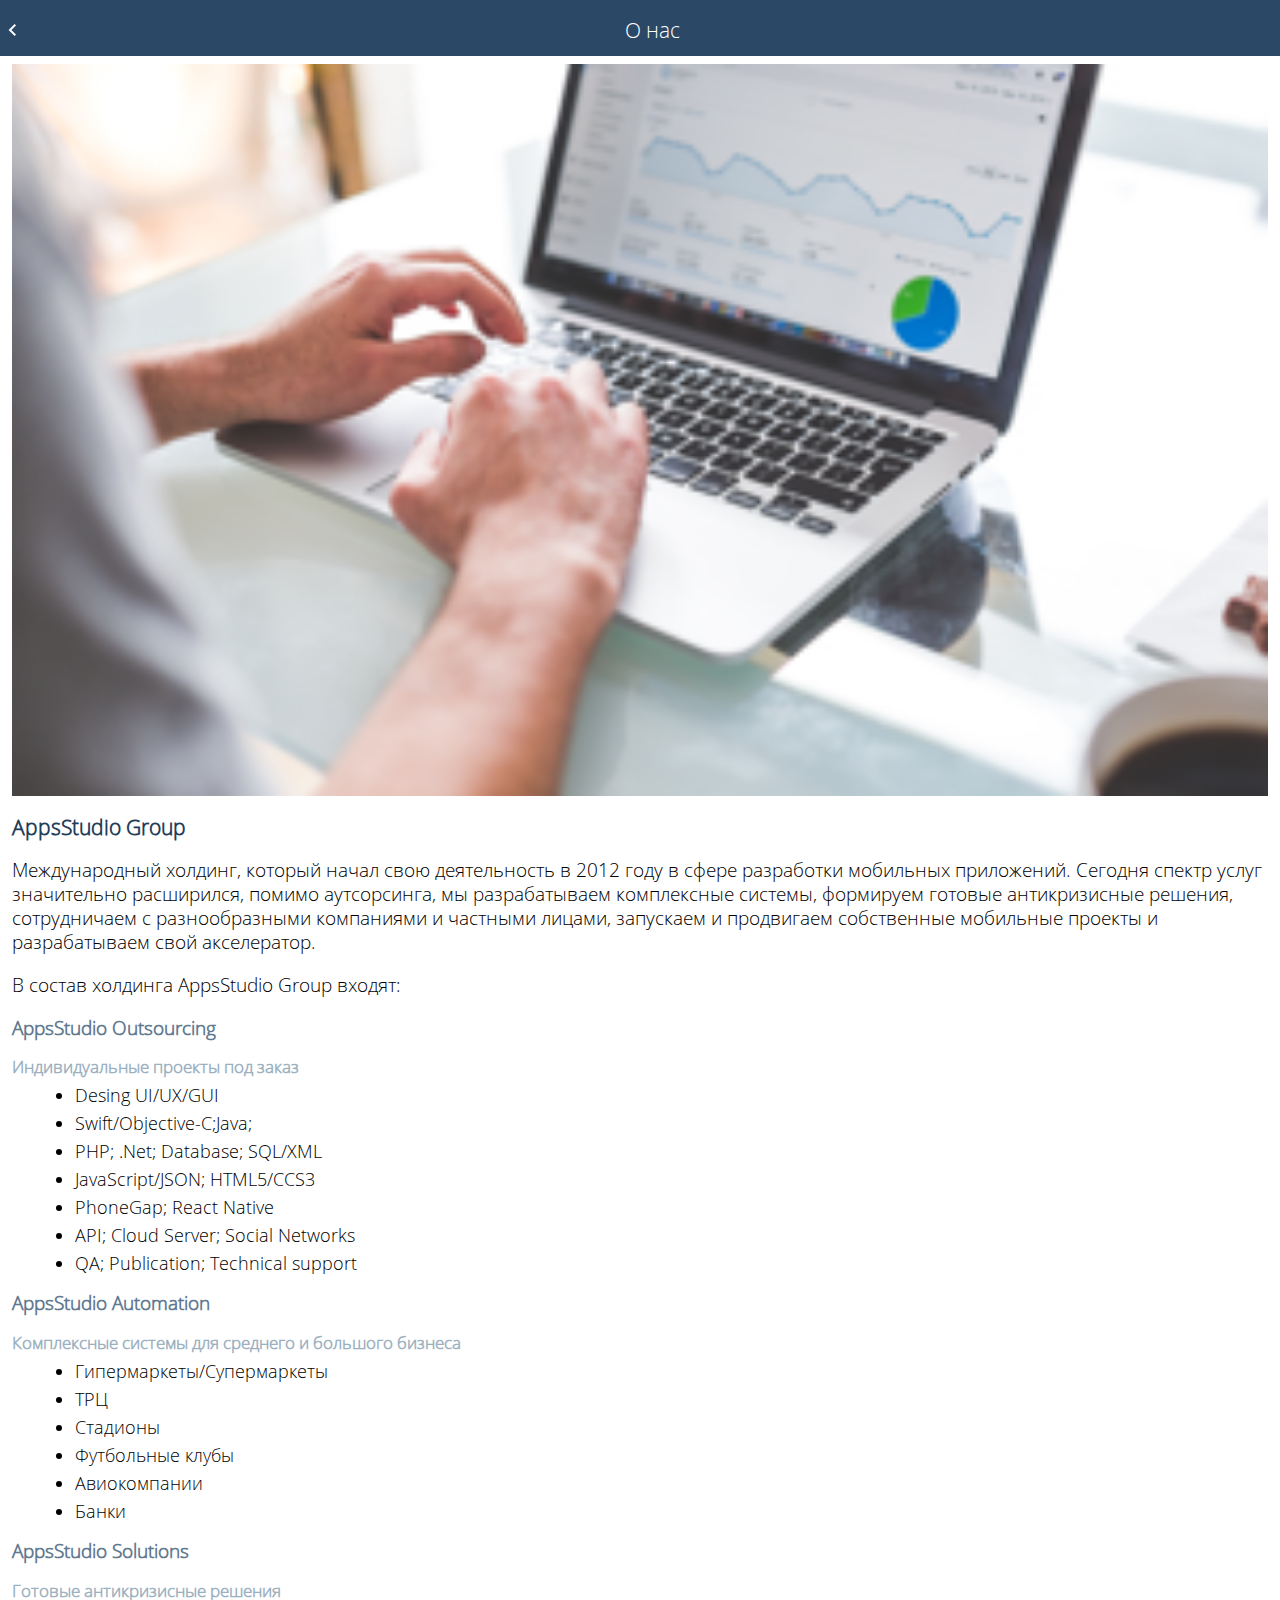
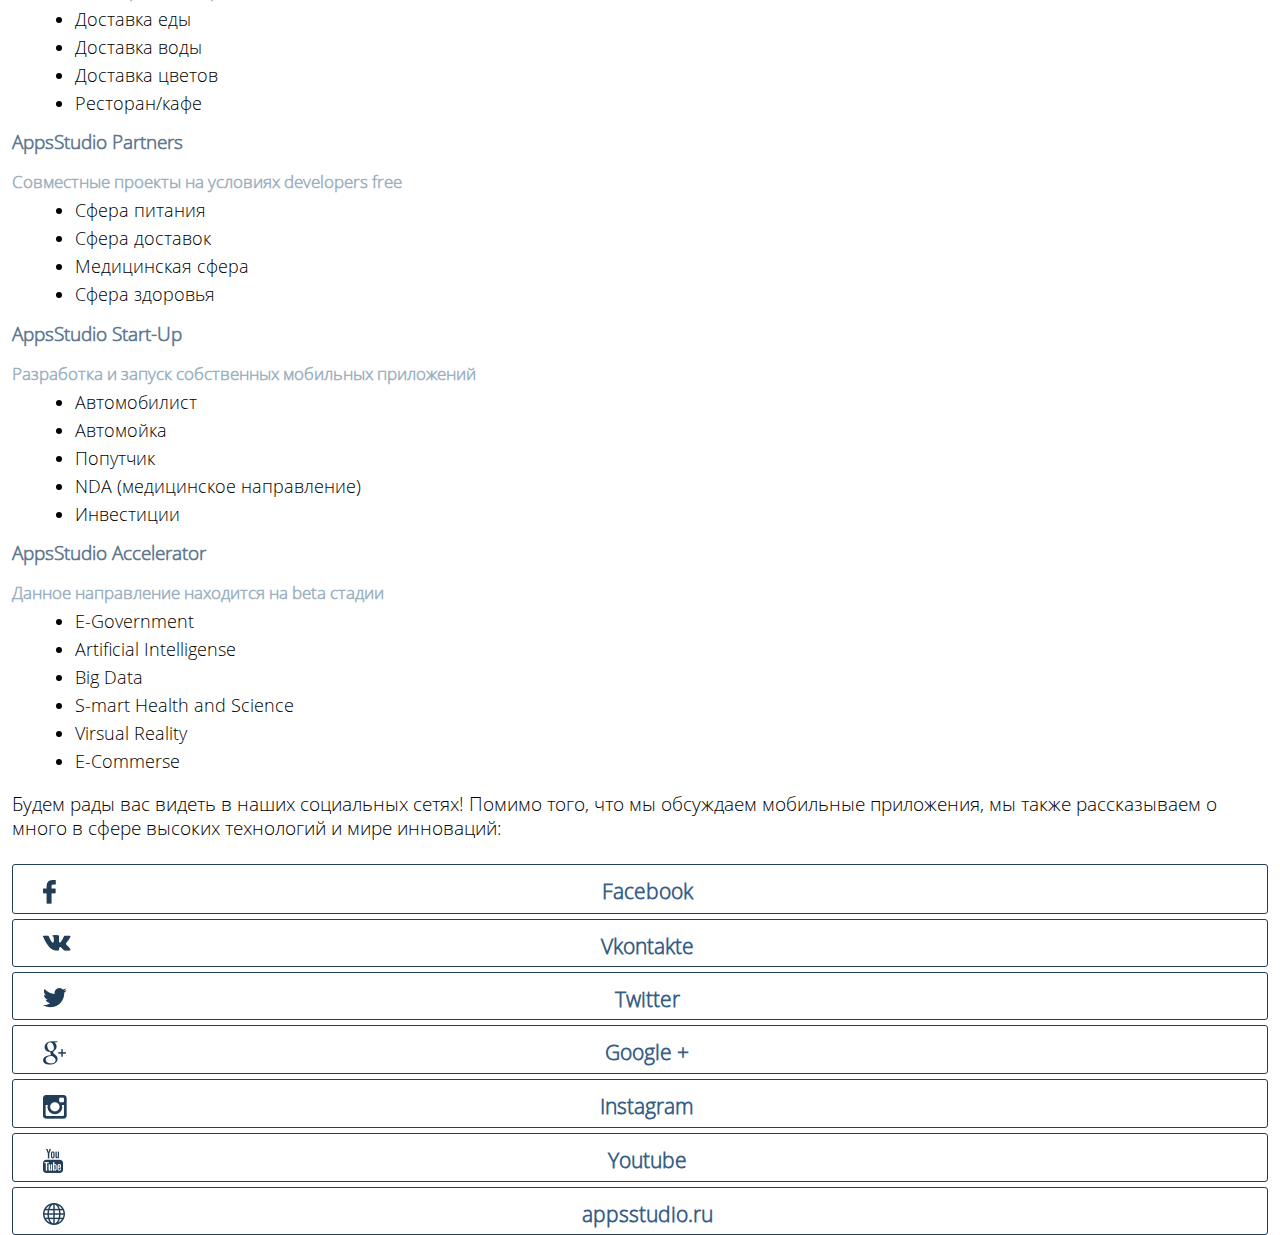
<file: mobileLayout/about.html>
<!DOCTYPE html>
<html>
	<head>
		<meta charset="UTF-8">
		<title>О нас</title>
		<meta name="viewport" content="width=device-width, initial-scale=1.0, target-densitydpi=device-dpi, user-scalable=no">
		<link rel="stylesheet" type="text/css" href="styles/styles.css">
	</head>
	<body>
<!--Верх-->
		<a href="index.html" class="header nextPage pageTitle">
			<img src="images/chevron-left.png" class="imgHeader">О нас
		</a>
<!--Контент-->
		<div class="wrapper">
			<img src="images/img6.png" class="imgLaptop">
			<h1>AppsStudio Group</h1>
			<p>
				Международный холдинг, который начал свою деятельность в 2012 году в сфере разработки мобильных приложений. Сегодня спектр услуг значительно расширился, помимо аутсорсинга, мы разрабатываем комплексные системы, формируем готовые антикризисные решения, сотрудничаем с разнообразными компаниями и частными лицами, запускаем и продвигаем собственные мобильные проекты и разрабатываем свой акселератор.
			</p>
			<p>В состав холдинга AppsStudio Group входят:</p>
<!--Next info-->
			<h2>AppsStudio Outsourcing</h2>
			<h4>Индивидуальные проекты под заказ</h4>
			<ul>
				<li>Desing UI/UX/GUI</li>
				<li>Swift/Objective-C;Java;</li>
				<li>PHP; .Net; Database; SQL/XML</li>
				<li>JavaScript/JSON; HTML5/CCS3</li>
				<li>PhoneGap; React Native</li>
				<li>API; Cloud Server; Social Networks</li>
				<li>QA; Publication; Technical support</li>
			</ul>
<!--Next info-->
			<h2>AppsStudio Automation</h2>
			<h4>Комплексные системы для среднего и большого бизнеса</h4>
			<ul>
				<li>Гипермаркеты/Супермаркеты</li>
				<li>ТРЦ</li>
				<li>Стадионы</li>
				<li>Футбольные клубы</li>
				<li>Авиокомпании</li>
				<li>Банки</li>
			</ul>
<!--Next info-->
			<h2>AppsStudio Solutions</h2>
			<h4>Готовые антикризисные решения</h4>
			<ul>
				<li>Доставка еды</li>
				<li>Доставка воды</li>
				<li>Доставка цветов</li>
				<li>Ресторан/кафе</li>
			</ul>
<!--Next info-->
			<h2>AppsStudio Partners</h2>
			<h4>Совместные проекты на условиях developers free</h4>
			<ul>
				<li>Сфера питания</li>
				<li>Сфера доставок</li>
				<li>Медицинская сфера</li>
				<li>Сфера здоровья</li>
			</ul>
<!--Next info-->
			<h2>AppsStudio Start-Up</h2>
			<h4>Разработка и запуск собственных мобильных приложений</h4>
			<ul>
				<li>Автомобилист</li>
				<li>Автомойка</li>
				<li>Попутчик</li>
				<li>NDA (медицинское направление)</li>
				<li>Инвестиции</li>
			</ul>
<!--Next info-->
			<h2>AppsStudio Accelerator</h2>
			<h4>Данное направление находится на beta стадии</h4>
			<ul>
				<li>E-Government</li>
				<li>Artificial Intelligense</li>
				<li>Big Data</li>
				<li>S-mart Health and Science</li>
				<li>Virsual Reality</li>
				<li>E-Commerse</li>
			</ul>
			<p>
				Будем рады вас видеть в наших социальных сетях! Помимо того, что мы обсуждаем мобильные приложения, мы также рассказываем о много в сфере высоких технологий и мире инноваций:
			</p>
<!--Перечень соц. сетей-->
			<a href="javascript:void(0)" class="socialNetworks">
				<img src="images/Slice7.png" class="icon">
				<p class="nameButton">Facebook</p>
			</a>
			<a href="javascript:void(0)" class="socialNetworks">
				<img src="images/Slice6.png" class="icon">
				<p class="nameButton">Vkontakte</p>
			</a>
			<a href="javascript:void(0)" class="socialNetworks">
				<img src="images/Slice5.png" class="icon">
				<p class="nameButton">Twitter</p>
			</a>
			<a href="javascript:void(0)" class="socialNetworks">
				<img src="images/Slice4.png" class="icon">
				<p class="nameButton">Google +</p>
			</a>
			<a href="javascript:void(0)" class="socialNetworks">
				<img src="images/Slice3.png" class="icon">
				<p class="nameButton">Instagram</p>
			</a>
			<a href="javascript:void(0)" class="socialNetworks">
				<img src="images/Slice2.png" class="icon">
				<p class="nameButton">Youtube</p>
			</a>
			<a href="javascript:void(0)" class="socialNetworks appsstudio">
				<img src="images/Slice1.png" class="icon">
				<p class="nameButton">appsstudio.ru</p>
			</a>
		</div>
	</body>
</html>
</file>
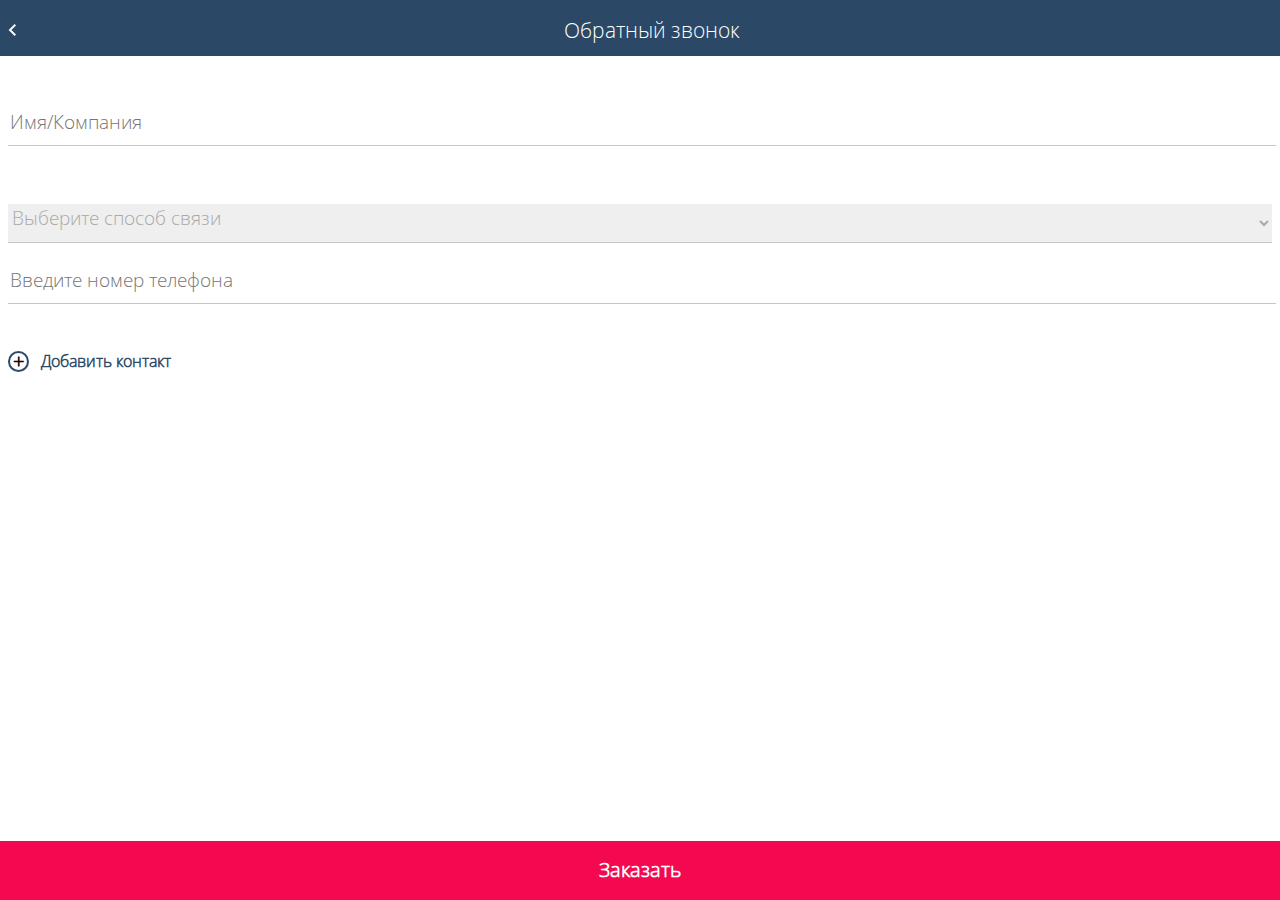
<file: mobileLayout/callback.html>
<!DOCTYPE html>
<html>
	<head>
		<meta charset="UTF-8">
		<title>Обратный звонок</title>
		<meta name="viewport" content="width=device-width, initial-scale=1.0">
		<link rel="stylesheet" type="text/css" href="styles/styles.css">
	</head>
	<body>
<!-- Верх -->
		<a href="index.html" class="header nextPage pageTitle">
			<img src="images/chevron-left.png" class="imgHeader">Обратный звонок
		</a>
<!-- Контент -->
		<div class="content">
			<input class="nameCompany hint" placeholder="Имя/Компания">
			<select class="comMethod hint">
				<option selected>Выберите способ связи</option>
				<option>Телефон</option>
				<option>Viber</option>
				<option>WhatsApp</option>
				<option>Telegram</option>
				<option>Skype</option>
				<option>E-mail</option>
			</select>
			<input class="phoneNumber hint" placeholder="Введите номер телефона">
			<div class="addContact">
				<div class="circle"></div>
				<p class="add">Добавить контакт</p>
			</div>
		</div>
<!-- Футер -->
		<a href="javascript:void(0)" class="button footer">Заказать</a>
	</body>
</html>
</file>
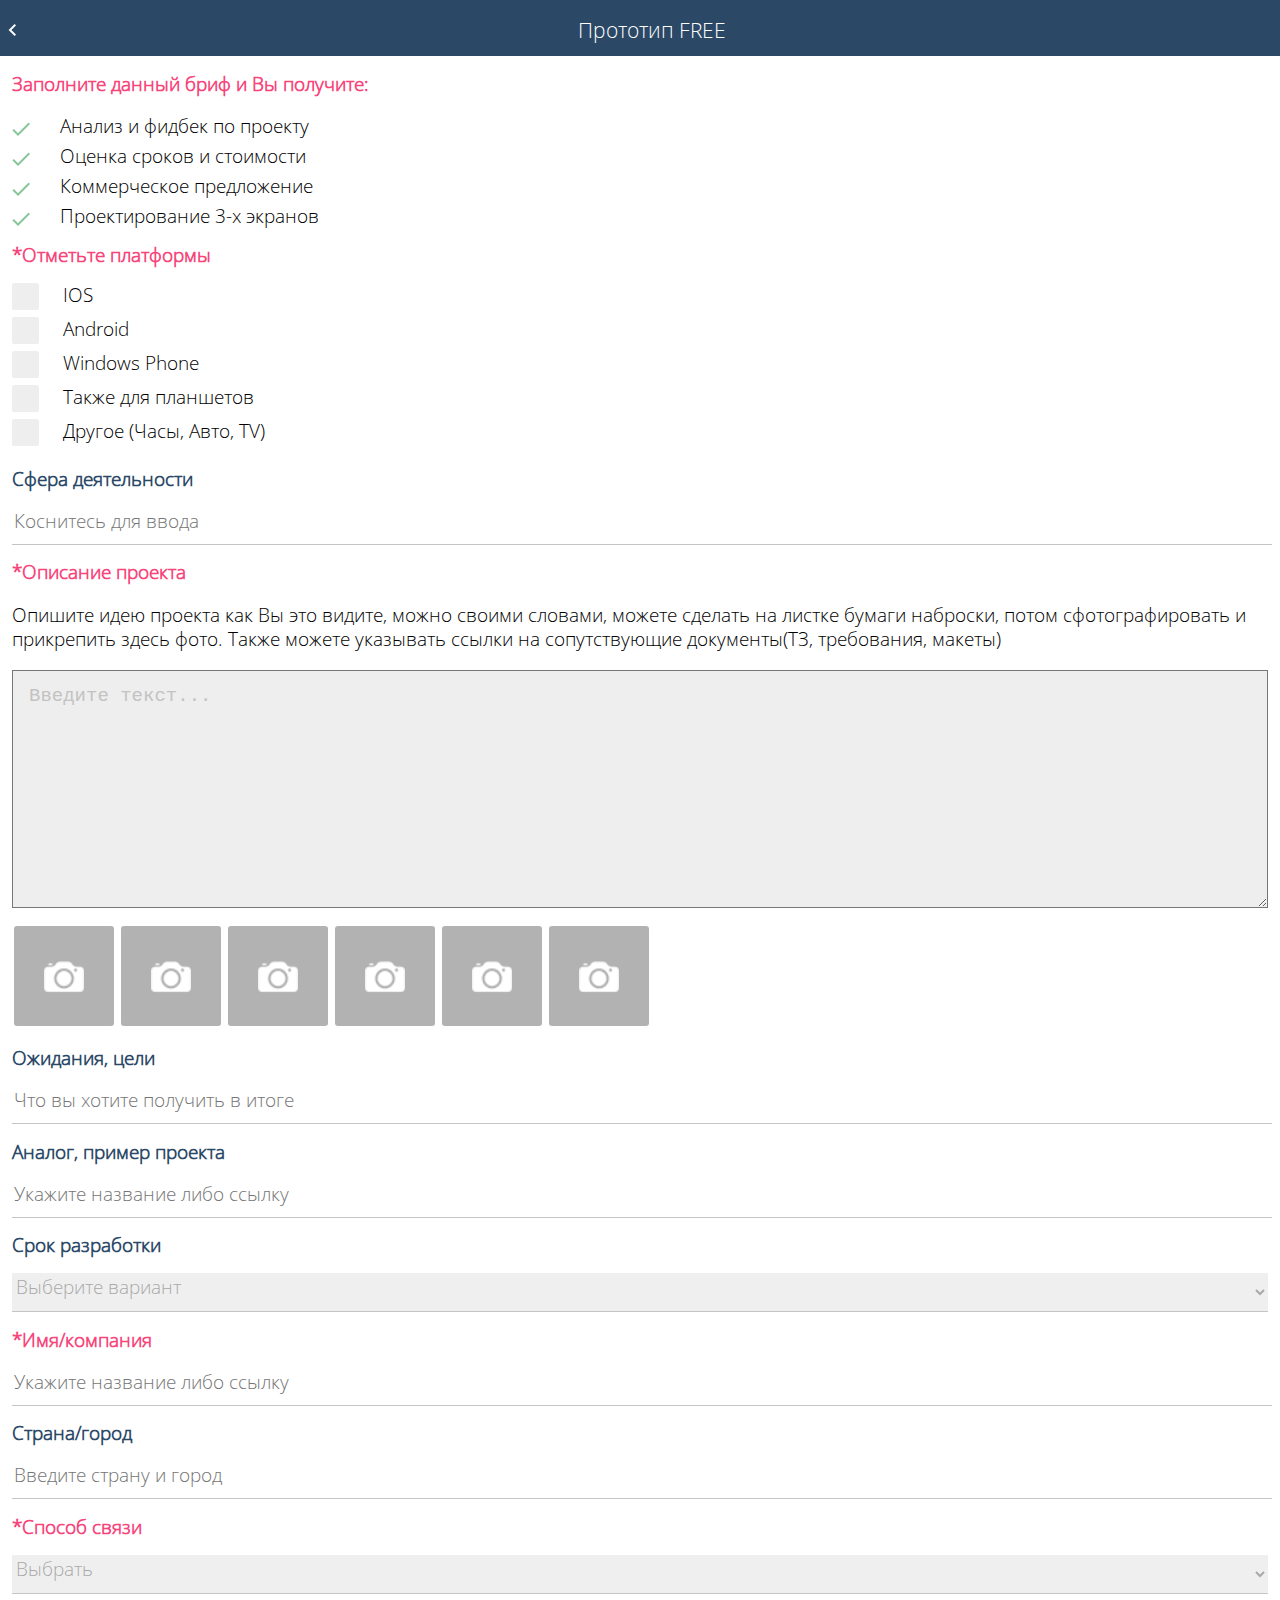
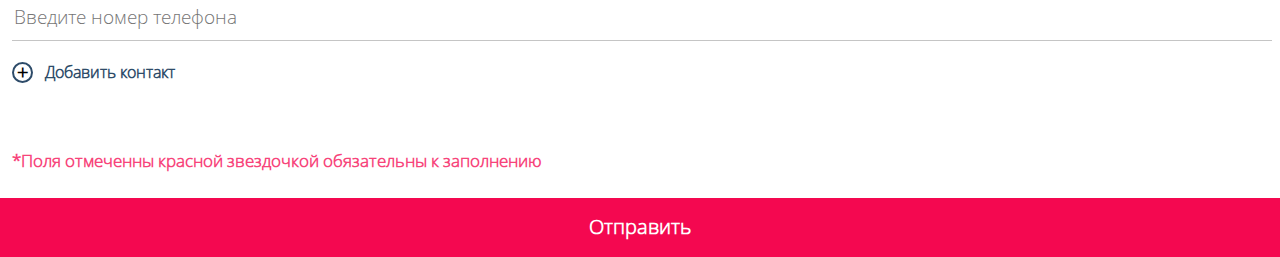
<file: mobileLayout/prototypeFree.html>
<!DOCTYPE html>
<html>
	<head>
		<meta charset="UTF-8">
		<title>Прототип FREE</title>
		<meta name="viewport" content="width=device-width, initial-scale=1.0, target-densitydpi=device-dpi, user-scalable=no">
		<link rel="stylesheet" type="text/css" href="styles/styles.css">
	</head>
	<body>
<!-- Header -->
		<a href="index.html" class="header nextPage pageTitle">
			<img src="images/chevron-left.png" class="imgHeader">Прототип FREE
		</a>
<!-- Content -->
		<div class="wrapper">
			<h2 class="pinkColorText">Заполните данный бриф и Вы получите:</h2>
			<ul class="ulBrief">
				<li>Анализ и фидбек по проекту</li>
				<li>Оценка сроков и стоимости</li>
				<li>Коммерческое предложение</li>
				<li>Проектирование 3-х экранов</li>
			</ul>
			<h2 class="pinkColorText">*Отметьте платформы</h2>
			<label class="labelFont">
				<div class="checkboxWrapper">
					<input type="checkbox">
					<div class="customCheckbox"></div>
				</div>IOS<br>
			</label>
			<label class="labelFont">
				<div class="checkboxWrapper">
					<input type="checkbox">
					<div class="customCheckbox"></div>
				</div>Android<br>
			</label>
			<label class="labelFont">
				<div class="checkboxWrapper">
					<input type="checkbox">
					<div class="customCheckbox"></div>
				</div>Windows Phone<br>
			</label>
			<label class="labelFont">
				<div class="checkboxWrapper">
					<input type="checkbox">
					<div class="customCheckbox"></div>
				</div>Также для планшетов<br>
			</label>
			<label class="labelFont">
				<div class="checkboxWrapper">
					<input type="checkbox">
					<div class="customCheckbox"></div>
				</div>Другое (Часы, Авто, TV)<br>
			</label>
			<h2 class="optionalItems">Сфера деятельности</h2>
			<input placeholder="Коснитесь для ввода" class="hint">
			<h2 class="pinkColorText">*Описание проекта</h2>
			<p>
				Опишите идею проекта как Вы это видите, можно своими словами, можете сделать на листке бумаги наброски, потом сфотографировать и прикрепить здесь фото. Также можете указывать ссылки на сопутствующие документы(ТЗ, требования, макеты)
			</p>
			<textarea class="textarea" name="text">Введите текст...</textarea>
			<div class="photo"></div>
			<div class="photo"></div>
			<div class="photo"></div>
			<div class="photo"></div>
			<div class="photo"></div>
			<div class="photo"></div>
			<h2 class="optionalItems">Ожидания, цели</h2>
			<input placeholder="Что вы хотите получить в итоге" class="hint">
			<h2 class="optionalItems">Аналог, пример проекта</h2>
			<input placeholder="Укажите название либо ссылку" class="hint">
			<h2 class="optionalItems">Срок разработки</h2>
			<select class="hint">
				<option selected class="hint">Выберите вариант</option>
			</select>
			<h2 class="pinkColorText">*Имя/компания</h2>
			<input placeholder="Укажите название либо ссылку" class="hint">
			<h2 class="optionalItems">Страна/город</h2>
			<input placeholder="Введите страну и город" class="hint">
			<h2 class="pinkColorText">*Способ связи</h2>
			<select class="hint">
				<option selected class="hint">Выбрать</option>
			</select>
			<input placeholder="Введите номер телефона" class="indent hint">
			<div class="addContact">
				<div class="circle"></div>
				<p class="add">Добавить контакт</p>
			</div>
			<h4 class="pinkColorText markedFields">*Поля отмеченны красной звездочкой обязательны к заполнению</h4>
		</div>
<!--Footer-->
		<a href="javascript:void(0)" class="button button_prototypeFree">Отправить</a>
	</body>
</html>
</file>
<file: cssZenGarden/css.css>
html, body {
	height: 100%;
    width: 100%;
    margin: 0;
    padding: 0px;
    font: 100%/1.5em Geneva, Arial, Helvetica, sans-serif;
    font-size: 11px;
	font-weight: normal;
	line-height: 1.4em;
    color: #999999;
}
ul {
    list-style-type: none;
    padding: 0;
    margin-right: 50px;
}
a {
	color: #6D2542;
	text-decoration: none;
}
a:hover {
	color: #999999;
	text-decoration: underline;
}
h4 {
font-weight: normal;
}
.wrapperHome {
    margin: 0px auto;
    width: 700px;
    height: 2000px;
    background-color: white;
    background: url('images/rounded.png') no-repeat 0px 1660px;
}
.flower {
	margin-left: -6px;
}
.download {
    margin: -110px 0px 96px 288px;
    padding-left: 15px;
    font-size: 10px;
    display: inline-block;
    background: url("images/bullet.png") no-repeat 0% 30%;
}
.wrapperLeft {
    width: 350px;
    margin-left: 60px;
    float: left;
}
.wrapperRight {
    width: 180px;
    height: 700px;
    padding-left: 20px;
    margin: 33px 0px 0px 450px;
    background: url('images/orchid.png') no-repeat 0px 500px;
}
.wrapperRight li {
	border-bottom: 1px dotted #000;;
}
.lowerList {
    display: inline-block;
    border: 1px solid #EEEEEE;
    margin: 0px;
    padding: 5px;
    font-size: 10px;
    font-weight: normal;
    line-height: 1.4em;
}
.lowerList a {
	color: #999999;
	text-decoration: none;
}
.lowerList:hover {
	background-color: #E8E8E8;
}
.bullet {
	height: 8px;
	padding: 3px 0 3px 20px;
    background: url("images/bullet.png") no-repeat 2% 46%;
}
.by {
	font-size: 10px;
    color: #999999;
    margin-left: 20px;
}
.afterBy {
	color: #999999;
	letter-spacing: -1px;
    font-size: 10px;
    line-height: 16px;
}
</file>
<file: hearingProfessionals/css.css>
body {
	width: 1100px;
	height: 1400px;
	background-color: white;
	margin: 0px auto;
}
p {
	display: block;
}
.span-a {
	color: #969E34;
}
.cololoka {
	float: left;
}
.psy {
	margin-left: 64px;
	float: left;
}
.element {
	width: 314px;
	height: 129px;
	float: left;
}
.trolit {
	width: 314px;
}
.chuchuka {
	clear: both;
	display: inline-table;
	background-color: #3E3E3E;
	width: 100%;
	height: 177px;
}
.ho-ho-ho {
	float: left;
	width: 72px;
	height: 122px;
	margin-left: 74px;
	margin-top: 18px;
}
.kaban {
	width: 168px;
	margin-bottom: 1px;
	color: white;
	float: left;
}
.baraban {
	margin-top: auto;
	margin-bottom: auto;
	color: white;
	width: 92px;
	float: left;
}
.nibiru {
	font-size: 8px;
	margin-left: 74px;
	position: absolute;
	margin-top: 74px;
}
.nibiru-12345 {
	color: #A9A9A9;
}
.fack {
	width: 32px;
	height: 32px;
	background: url("img/faceboock.png");
	overflow: hidden;
	float: right;
	margin-right: 80px;
	margin-top: 3px;
	background-position-x: 32px;
}
.viza-card {
	margin-top: 20px;
	background: url("img/viza-card.png");
	height: 28px;
	width: 45px;
	overflow: hidden;
	float: left;
	background-position-x: -90px; 
}
.viza {
	height: 28px;
	width: 45px;
	background: url("img/viza-card.png");
	overflow: hidden;
	float: left;
	margin-top: 20px;
	background-position-x: 90px;
}
.v-znachit-vnature {
	height: 28px;
	width: 45px;
	background: url("img/viza-card.png");
	overflow: hidden;
	float: left;
	margin-top: 20px;
	background-position-x: 135px;
}
.wazaaaar {
	margin-top: 20px;
	margin-left: 2px;
}
.bubaleh {
	margin-left: 2px;
}
.kotenok {
	text-decoration: none;
	color: white;
}
.logo-1 {
	vertical-align: top;
	width: 441px;
}
.logo-2 {
	vertical-align: top;
}
.logo-3{
	vertical-align: top;
	width: 40px;
}
.p-margin {
	margin-left: 27px;
	margin-bottom: auto;
}
#p-margin-green {
	color: #999933;
}
#p-margin-bottom {
	margin-bottom: 8px;
}
.input {
	width: 245px;
	margin-left: 27px;
	margin-bottom: 14px;
	border: solid 1px;
}
.input-big {
	width: 245px;
	margin-left: 27px;
	height: 103px;
	border: solid 1px;
	vertical-align: top;
}
.share {
	width: 65px;
	height: 16px;
	float: left;
	overflow: hidden;
	background: url("img/smallpictures.png");
	margin-right: 0px;
}
.f {
	width: 16px;
	height: 16px;
	float: left;
	overflow: hidden;
	background: url("img/smallpictures.png");
	background-position-x: -72px;
	margin-left: 7px;
}
.mail {
	width: 16px;
	height: 16px;
	float: left;
	overflow: hidden;
	background: url("img/smallpictures.png");
	background-position-x: 64px;
	margin-left: 7px;
}
.star {
	width: 16px;
	height: 16px;
	float: left;
	overflow: hidden;
	background: url("img/smallpictures.png");
	background-position-x: 44px;
	margin-left: 7px;
}
.printer {
	width: 16px;
	height: 16px;
	float: left;
	overflow: hidden;
	background: url("img/smallpictures.png");
	margin-left: 7px;
	background-position-x: 24px; 
}
.div-submit {
	background-color: black;
	width: 110px;
	margin-left: 27px;
}
.submit {
	color: white;
	text-align: center;
	padding-top: 10px;
	padding-bottom: 10px;
}
.block-top {
	margin-top: 26px;
	margin-left: 74px; 
	width: 756px;
	float: left;
}
.block-1 {
	width: 382px;
	height: 106px;
	float: left;
}
.paragraf {
	margin-top: 0px;
	color: white;
	background-color: black;
	border: 7px solid black;
}
.block-3 {
	width: 32px;
	height: 32px;
	margin-left: 7px;
	overflow: hidden;
	float: left;
}
.block-4 {
	text-align: right;
	width: 193px;
	float: left;
	margin-top: 26px;
}
.ul-1 { 
	padding: 0px;
	margin-top: auto;
	margin-bottom: 44px;
}
.list {
	margin: auto;
	font-weight: bold;
}
.hr-1 {
	margin: auto;
	clear: both;
}
.block-top-next {
	background-color: #999933;
}
.table-1 { 
	background-color: #999933;
	width: 955px;
	margin-left: 70px;
	font-weight: bold;
}
.td-1 {
	width: 90px;
}
.text-content {
	margin-right: 2px;
}
.td-2 {
	width: 110px;
	color: white;
	background-color: black;
	text-align: center;
}
.td-3 {
	width: 108px;
	text-align: center;
}
.td-4 {
	width: 125px;
	text-align: center;
}
.td-5 {
	width: 99px;
	text-align: center;
}
.td-6 {
	width: 152px;
	text-align: center;
}
.td-7 {
	width: 149px;
	text-align: center;
}
.td-8 {
	width: 127px;
	text-align: center;
}
.link {
	color: black;
	text-decoration: none;
}
.link-0 {
	color: white;
	text-decoration: none;
	float: left;
	width: inherit;
}
.hr-2 {
	margin-top: 1px;
	margin-bottom: 5px;
}
.table-content {
	margin-left: 74px;
	margin-right: 75px;
	margin-bottom: 20px;
}
.td-0001 {
	width: 298px;
	vertical-align: text-bottom;
	background-color: #F8F8F8;
}
.hr-0001 {
	width: 250px;
}
.ul-footer-1 {
	padding-left: inherit;
	line-height: 11px;
	width: 151px;
}
#color-1 {
	color: #999933;
}
.ul-footer-2 {
	padding-left: inherit;
	width: 197px;
	line-height: 11px;
	margin-top: 44px;
}
#color-2 {
	color: #999933;
}
#input-footer {
	width: 245px;
	height: 32px;
}
.flo {
	background-color: black;
	width: 100%;
	height: 12px;
}
</file>
<file: mathilda/styles/styles.css>
@font-face {
    font-family: 'Helveticaneuecyr-thin';
    src: url('../font/helveticaneuecyr-thin.otf');
}
html, body {
    width: 100%;
    min-width: 960px;
    max-width: 1440px;
    margin: 0 auto;
    padding: 0;
    font: 100%/1.5em 'Helveticaneuecyr-thin', sans-serif;
    background: #F9F5F4 url('../images/women.png') no-repeat 0px 0px;
    background-size: 100%;
}
h1 {
    font-size: 40px;
    font-weight: 100;
}
h2 {
    font-size: 24px;
    font-weight: 100;
    margin: 136px 0px 0px 0px;
}
.headLogo {
    width: 40%;
    position: relative;
    padding-top: 270px;
    padding-left: 88px;
}
.content {
    width: 100%;
    position: relative;
    top: 622px;
    background-color: #F9F5F4;
}
.headlines {
    text-align: center;
    color: #DA251C;
    text-transform: uppercase;
}
.border {
    display: inline-block;
    position: relative;
}
.border:after {
    content: "";
    display: inline-block;
    width: 72%;
    background: #E1E1E1;
    height: 1px;
    position: absolute;
    bottom: -25px;
    left: 0px;
    margin: 0 14%;
}
.thin {
    display: block;
    text-transform: none;
    margin-top: 27px;
}
.siteColors {
    text-align: center;
    margin-top: 74px;
}
.circle {
    width: 121px;
    height: 121px;
    border-radius: 50% 50%;
    display: inline-flex;
    position: relative;
    margin-right: 10px;
}
.circleColorCode:after {
    content: attr(data-color-code);
    color: #AEACAC;
    font-size: 20px;
    position: absolute;
    top: 140px;
    display: block;
    width: 100%;
    text-align: center;
}
.white {
    background-color: #ffffff;
}
.red {
    background-color: #da251c;
}
.vinous {
    background-color: #bc2424;
}
.lactic {
    background-color: #f2f2f2;
}
.gray {
    background-color: #e1e1e1;
}
.black {
    background-color: #646464;
}
.underscore {
    display: block;
    text-transform: uppercase;
    margin-top: 27px;
}
.monitor {
    margin: 92px 0px 0px 0px;
    width: 100%;
}
.mobile {
    margin: -823px 0px 0px -28px;
    width: 50%;
}
.titleMainPage {
    margin-top: 103px;
    margin-right: 165px;
    color: #DCCED0;
    font-size: 150px;
    line-height: 140px;
    text-align: right;
}
.andBorder:after {
    content: "";
    display: inline-block;
    width: 34%;
    background: #E1E1E1;
    height: 1px;
    position: absolute;
    bottom: -25px;
    left: 0px;
    margin: 0 -2%;
}
.main {
    text-align: center;
}
.img_main {
    width: 80%;
}
.underscore {
    display: inline-block;
    position: relative;
} 
.underscore:after {
    content: "";
    display: inline-block;
    width: 120%;
    background: #E1E1E1;
    height: 1px;
    position: absolute;
    bottom: -5px;
    left: 0px;
    margin: 0px -10%; 
}
.miniProductCenter {
    margin: 110px auto 0px auto;
    display: table;
}
.miniProduct {
    display: inline-flex;
    max-width: 100%;
}
.product {
    margin-right: 1%;
}
.catalog {
    width: 100%;
}
.wrappStickers {
    width: 370px;
    position: relative;
    bottom: 145px;
}
.captionStickers {
    font-size: 20px;
    font-weight: 600;
    display: flex;
}
.stickers {
    width: 62px;
    height: 62px;
    border-radius: 50% 50%;
    display: inline-flex;
    position: relative;
    color: white;
    text-transform: uppercase;
    margin-right: 58px;
    box-sizing: border-box;
    padding: 18px 0px 0px 0px;
    text-align: center;
}
.stickers span {
    display: block;
    width: 100%;
    position: absolute;
}
.new {
    background-color: #92D4C5;
    font-size: 14px;
}
.hit {
    background-color: #EDA9A7;
    font-size: 9px;
    line-height: 14px;
}
.discount {
    background-color: #FF8F3D;
    font-size: 14px;
}
.underscoreMegaMenu {
    display: inline-block;
    position: relative;
}
.underscoreMegaMenu:after {
    content: "";
    display: inline-block;
    width: 200%;
    background: #E1E1E1;
    height: 1px;
    position: absolute;
    bottom: -5px;
    left: 0px;
    margin: 0px -50%;
}
.computer {
    margin-top: 84px;
    text-align: center;
}
.img_comp {
    width: 100%;
}
@media screen and (max-width: 1225px) {
    .titleMainPage {
        font-size: 130px;
    }
    .content {
        top: 522px;
    }
    .circle {
        width: 115px;
        height: 115px;
    }
}
@media screen and (max-width: 1110px) {
    .titleMainPage {
        font-size: 110px;
        line-height: 110px;
    }
    .content {
        top: 450px;
    }
    .circle {
        width: 105px;
        height: 105px;
    }
}
@media screen and (max-width: 985px) {
    .titleMainPage {
        font-size: 100px;
        line-height: 100px;
    }
    .content {
        top: 358px;
    }
    .circle {
        width: 90px;
        height: 90px;
    }
    .circleColorCode:after {
        font-size: 19px;
        top: 120px;
    }
}
</file>
<file: mobileLayout/styles/index.css>
@font-face {
  font-family: 'OpenSans-Light';
  src: url("../font/OpenSans-Light.ttf");
}
html, body {
    height: 100%;
    width: 100%;
    box-sizing: border-box;
    margin: 0px;
    font: 100%/1.5em 'OpenSans-Light';
    background: #203A55 url("../images/wireframe.png") 50% 18px no-repeat;
    background-size: 272px;
}
p {
  margin: 0px;
  text-align: center;
}
a {
  text-decoration: inherit;
  color: #FFFFFF;
}
.wrapperBody {
    min-height: 553px;
    box-sizing: border-box;
    padding-top: 14px;
    position: relative;
    height: 100%;
    max-width: 450px;
    margin: 0 auto;
}
.action {
    font-size: 30px;
    width: 142px;
    height: 46px;
    box-sizing: border-box;
    padding: 7px 0px 0px 24px;
    background-color: #F40850;
    display: block;
    position: relative;
}
.action:after {
    content: '';
    width: 0px;
    height: 0px;
    border-bottom: 47px solid #F40850;
    border-right: 9px solid transparent;
    position: absolute;
    top: -1px;
    left: 142px;
}
.transform {
  transform: rotate(178deg);
  position: absolute;
}
.prototypeFree {
    width: 250px;
    height: 52px;
    background-color: #F40850;
    margin: 117px 8px 55px 0px;
    box-sizing: border-box;
    padding: 15px 0px 0px 56px;
    font-size: 20px;
    font-weight: bold;
    float: right;
    position: relative;
}
.free {
    width: 11%;
    margin: -2px 0px 0px 5px;
}
.wrapperContent {
    text-align: center;
    position: absolute;
    bottom: 0;
}
.sidebar {
    width: 46%;
    height: 145px;
    text-align: center;
    background-color: #5F758A;
    display: inline-block;
    box-sizing: border-box;
    padding: 0% 10%;
    margin: 0% 1% 3% 1%;
}
.img_sidebar {
    height: 40px;
    margin: 25px 0px 15px 0px;
}
.span {
    display: block;
}
@media screen and (max-height: 650px) {
  .sidebar {
      height: 134px;
  }
  .img_icon {
      margin: 20px 0px 15px 0px;
    }
}
@media screen and (min-width: 450px) {
  .action {
      margin-left: 11px;
    }
  .prototypeFree {
      margin-right: 10px;
    }
}
</file>
<file: cssgarden/FountainKiss/css.css>
body {
	margin: 0px 0px 0px 0px;
	background: url("img/kiss.png") fixed;
	background-repeat: no-repeat;
	background-size: 100%;
	background-size: cover;
}
@font-face {
    font-family: Ultra; 
    src: url("img/Ultra.ttf"); 
}
@font-face {
	font-family: serif;
	src: url("img/serif.ttf");
}
@font-face {
	font-family: georgia;
	src: url("img/Georgia.ttf");
}
@font-face {
	font-family: Arial Black;
	src: url("img/Arial Black.ttf");
}
@font-face {
	font-family: Montserrat;
	src: url("img/Montserrat-Regular.ttf");
}
.main-container {
	margin: 76px 0px 0px 0px;
}
.left-content {
/*	width: 35px;*/
	color: white;
	font-size: 60px;
	margin: -9px 0px 0px -10px;
	position: fixed;
	line-height: 48px;
	text-align: center;
	text-transform: uppercase;
	word-wrap: break-word;
	font-family: 'Ultra';
	font-weight: normal;
	width: 75px;    
	padding-left: 10px;
}
.central-container {
	width: 660px;
	margin: -76px 0px 0px 200px;
	background: url("img/kisslight.png") fixed no-repeat;
	padding: 30px 0px 0px 0px;
	background-size: cover;
}
.image1 {background: url("img/story.gif") 550px 200px no-repeat fixed;}
.image2 {background: url("img/story.gif") -450px 200px no-repeat fixed;}
.image3 {background: url("img/story.gif") -950px 250px no-repeat fixed;}
.image4 {background: url("img/story.gif") -1980px 250px no-repeat fixed;}
.image5 {background: url("img/story.gif") -2730px 260px no-repeat fixed;}
ul {list-style-type: none;}
a {text-decoration: none;}
.kiss {
	width: 60px;
	height: 60px;
	background: url("img/heart-and-lips.png");
	background-repeat: no-repeat;
	background-position-y: -439px;
	margin: 62px 0px 0px 254px;
}
.round {
	border-radius: 50%;
	border: 1px solid rgba(255, 255, 255, 0.69);
	height: 559px;
	width: 589px;
	margin: -16px 0px 0px 33px;
}
.round-the-block {
	text-align: center;
	border-radius: 50%;
	height: 472px;
	width: 566px;
	margin: -549px 0px 0px 46px;
	background: rgba(255, 255, 255, 0.69);
	background-repeat: no-repeat;
	padding: 66px 0px 0px 0px;
	font-family: Georgia, serif;
	line-height: 1.4;
}
.italics-1 {
	font-family: Georgia;
	font-style: italic;
	color: #772244;
	margin: -128px 0px 0px 1px;
	font-size: 17px;
}
.The-Road {
	color: #772244;
	font-family: 'Ultra';
	margin: 0px 0px 0px 1px;
	font-size: 17px;
}
.italics-2 {
	font-family: Georgia;
	font-style: italic;
	color: #772244;
	margin: 0px 0px 0px 0px;
	font-size: 17px;
}
.paragraph-1 {
	font-family: Georgia, serif;
	margin: 76px 0px 0px 3px;
	font-size: 14px
}
.paragraph-2 {
	font-family: Georgia, serif;
	margin: 14px 0px 0px 3px;
	font-size: 14px
}
.paragraph-3 {
	font-family: Georgia, serif;
	margin: 14px 0px 0px 3px;
	font-size: 14px
}
.small-block-1 {
	background-color: #880044;
	margin: 32px 0px 0px 0px;
	padding: 13px 0px 0px 0px;
	height: 103px;
	-webkit-box-shadow: inset 0 0 18px rgba(70,15,35,0.8);
	box-shadow: inset 0 0 18px rgba(70,15,35,0.8);
}
.fon-1 {
	width: 300px;
	height: 100px;
	background: url("img/story.gif") fixed;
	background-repeat: no-repeat;
	background-position-y: 200px;
	background-position-x: 550px;
}
.small-block-2 {background-color: #880044;
	margin: 48px 0px 0px 0px;
	padding: 11px 0px 0px 0px;
	height: 79px;
	-webkit-box-shadow: inset 0 0 18px rgba(70,15,35,0.8);
	box-shadow: inset 0 0 18px rgba(70,15,35,0.8);
}
.small-block-3 {
	background-color: #880044;
	height: 105px;
	padding: 11px 0px 0px 2px;
	margin: 48px 0px 0px 0px;
	box-shadow: inset 0 0 18px rgba(70,15,35,0.8);
}
.small-block-4 {
	background-color: #880044;
	margin: 48px 0px 0px 0px;
	height: 105px;
	padding: 11px 0px 0px 0px;
	-webkit-box-shadow: inset 0 0 18px rgba(70,15,35,0.8);
	box-shadow: inset 0 0 18px rgba(70,15,35,0.8);
}
.small-block-5 {
	background-color: #880044;
	margin: 48px 0px 0px 0px;
	padding: 11px 0px 0px 0px;
	height: 109px;
	-webkit-box-shadow: inset 0 0 18px rgba(70,15,35,0.8);
	box-shadow: inset 0 0 18px rgba(70,15,35,0.8);
}
.small-block-6 {
	background-color: #41071E;
	height: 55px;
	padding: 19px 0px 0px 171px;
	-webkit-box-shadow: inset 0 0 18px rgba(70,15,35,0.8);
	box-shadow: inset 0 0 18px rgba(70,15,35,0.8);
}
.small-block-7 {
	background-color: #5B0A2A;
	height: 42px;
	padding: 30px 0px 0px 276px;
	box-shadow: inset 0 12px 18px -6px rgba(0,0,0,0.4);
}
.pmargin {
	margin: -8px 0px 0px 0px;
	color: white;
	font-size: 19px;
	font-family: 'Ultra';
}
.small-block-8 {
	padding: 10px 0px 0px 262px;
	height: 45px;
	-webkit-box-shadow: inset 0 0 18px rgba(70,15,35,0.8);
	box-shadow: inset 0 0 18px rgba(70,15,35,0.8);
}
.img-101 {
	background: url("img/border.png") 66px -122px no-repeat;
	width: 400px;
	height: 36px;
	margin: -32px 0px 0px -183px;
}
#id {
	font-family: 'Montserrat', Verdana, Helvetica, Arial, sans-serif;
	font-weight: bold;
	line-height: 14px;
}
#next-id {
	font-size: 19px;
	text-transform: capitalize;
	font-family: 'Ultra' 'Arial Black', serif;
	font-weight: 100;
}
.li-style {margin: 6px 0px 0px 196px;}
.small-block-9 {
	background-color: #5B0A2A;
	height: 42px;
	padding: 33px 0px 0px 266px;
	-webkit-box-shadow: inset 0 0 18px rgba(70,15,35,0.8);
	box-shadow: inset 0 0 18px rgba(70,15,35,0.8);
}
.p-small-block-9 {
	margin: 0px;
	color: white;
	font-family: 'Ultra';
	font-size: 19px;
}
.small-block-10 {
	height: 72px;
	-webkit-box-shadow: inset 0 0 18px rgba(70,15,35,0.8);
	box-shadow: inset 0 0 18px rgba(70,15,35,0.8);
	padding-top: 32px;
}
#id-view {margin: -12px 0px 0px 250px;}
.small-block-11 {
	background-color: #560928;
	height: 40px;
	box-shadow: inset 0 0 18px rgba(70,15,35,0.8);
}
.img-600 {
	background: url("img/border.png") 150px 3px no-repeat;
	width: 500px;
	height: 36px;
}
.explanation-a {
	color: white;
	font-family: Georgia;
	font-style: italic;
	font-size: 19px;
	margin: 9px 0px 0px 37px;
}
.header-a {
	margin: 2px 0px 0px 37px;
	color: white;
	font-size: 20px;
	font-family: 'Ultra';
}
.text-block-1 {
	padding: 16px 35px 0px 40px;
	background: url("img/flourish.png");
	background-repeat: no-repeat;
	background-position-y: 11px;
	background-position-x: 7px;
}
span.dropcaps {
	font-family: 'Ultra', 'Arial Black', serif;
	color: #880044;
	font-size: 44px;
	float: left;
	margin: -7px 5px 0px -9px;
	height: 51px;
	position: relative;
}
.dropcaps {}
.color {}
.text {
	font-family: Georgia, serif;
	line-height: 1.4;
	color: #880044;
}
.explanation-b {
	color: white;
	font-family: Georgia;
	font-style: italic;
	font-size: 19px;
	margin: 9px 0px 0px 476px;
}
.explanation-b2 {
	color: white;
	font-family: Georgia;
	font-style: italic;
	font-size: 19px;
	margin: 9px 0px 0px 448px;
}
.explanation-b3 {
	color: white;
	font-family: Georgia;
	font-style: italic;
	font-size: 19px;
	margin: 2px 0px 0px 514px;
}
.explanation-b4 {
	color: white;
	font-family: Georgia;
	font-style: italic;
	font-size: 20px;
	margin: 12px 0px 0px 423px;
}
.header-b {
	color: white;
	font-size: 19px;
	font-family: 'Ultra';
	margin: 3px 0px 0px 461px;
}
.header-b2 {
	color: white;
	font-size: 19px;
	font-family: 'Ultra';
	margin: 3px 0px 0px 451px;
}
.header-b3 {
	color: white;
	font-size: 20px;
	font-family: 'Ultra';
	margin: 1px 0px 0px 472px;
}
.text-block-2 {
	padding: 16px 35px 0px 40px;
	background: url("img/flourish.png");
	background-repeat: no-repeat;
	background-position-y: 11px;
	background-position-x: 7px;
}
.div {margin: -29px 0px 0px -182px;}
.text-block-3 {
	padding: 16px 40px 0px 32px;
	background: url("img/flourish.png") 7px 11px no-repeat;
}
.text-block-4 {
	padding: 16px 29px 0px 32px;
	background: url("img/flourish.png") 6px 9px no-repeat;
}
.margin {margin: 0px 0px 0px 8px;}
.list {
	margin: 0px 0px 0px 0px;
	margin: 0px 0px 0px 0px;
	display: -webkit-inline-box;
}
.li {padding: 0px 0px 0px 7px;}
.a-ul-a {
	text-decoration: blink;
	font-family: 'Ultra';
	color: #993355;
	font-size: 20px;
}
.a-ul-a:hover {
	text-decoration: blink;
	font-family: 'Ultra';
	color: white;
	font-size: 20px;
}
.cvet {color: #AD3355;}
.a-ul-b {
	text-decoration: blink;
	font-family: 'Montserrat', Verdana, Helvetica, Arial, sans-serif;
	font-weight: bold;
	font-size: 11px;
	text-transform: uppercase;
	text-shadow: 2px 2px 0 rgba(255,255,255,0.51);
	color: #AD3355;
}
.a-ul-b:hover {
	color: black;
	text-decoration: blink;
	font-family: 'Montserrat', Verdana, Helvetica, Arial, sans-serif;
	font-weight: bold;
	font-size: 11px;
	text-transform: uppercase;
	text-shadow: 2px 2px 0 rgba(255,255,255,0.51);
	-webkit-transition: all 0.2s ease-out;
	transition: all 0.2s ease-out;
}
.hr-center {
	width: 50px;
	margin: -7px 0px 0px 11px;
	position: absolute;
	border: 0px;
	height: 2px;
	background-color: rgba(136, 0, 68, 0.26);
}
.hr-center2 {
	width: 50px;
	margin: -9px 0px 0px 599px;
	border-top: 2px solid rgba(136,0,68,0.2);
	position: absolute;
	border: 0px;
	height: 2px;
	background-color: rgba(136, 0, 68, 0.26);
}
.div-10 {
	margin: -29px 0px 0px -193px;
	background: url("img/border.png") 66px -119px no-repeat;
}
.ul-center {
	text-decoration: blink;
	font-family: 'Montserrat', Verdana, Helvetica, Arial, sans-serif;
	font-weight: bold;
	font-size: 11px;
	text-transform: uppercase;
	text-shadow: 2px 2px 0 rgba(255,255,255,0.51);
	margin: -11px 0px -2px 251px;
	width: 173px;
}
.ul-lr {
	color: #993355;
	text-decoration: blink;
	font-family: 'Montserrat', Verdana, Helvetica, Arial, sans-serif;
	font-weight: bold;
	font-size: 11px;
	text-transform: uppercase;
	text-shadow: 2px 2px 0 rgba(255,255,255,0.51);
}
.ul-left {
	width: 110px;
	margin: 10px 0px 0px -24px;
}
.ul-left2 {
	margin: 10px 0px 0px -23px;
	width: 117px;
}
.ul-right1 {
	margin: -13px 0px 0px 578px;
	width: 28px;
}
.ul-right2 {
	margin: -13px 0px 0px 508px;
	width: 100px;
}
.right-container {
	width: 440px;
	margin: -3006px 0px 0px 1010px;
	position: fixed;
}
.rubric-a {}
.hr-right-container1 {
	width: 75px;
	margin: 17px 0px 0px 147px;
	box-shadow: 0 0 4px rgba(136,0,68,0.3);
	border: 0px;
	height: 3px;
	background-color: rgba(136,0,68,0.7);
}
.of {
	font-family: Georgia;
	font-weight: bold;
	font-style: italic;
	text-shadow: 0 0 4px rgba(68,0,32,0.6);
	color: #880044;
	font-size: 28px;
	margin: -19px 0px 0px 229px;
	position: fixed;
}
.hr-right-container2 {
	width: 75px;
	margin: -3px 0px 0px 276px;
	box-shadow: 0 0 4px rgba(136,0,68,0.3);
	border: 0px;
	height: 3px;
	background-color: rgba(136,0,68,0.7);
}
.banner {
	margin: -8px 0px -6px 144px;
	font-family: 'Ultra', 'Arial Black', serif;
	font-size: 30px;
	color: white;
	text-shadow: 0 0 4px rgba(68,0,32,0.6);
}
.bann {margin: 8px 0px 0px 118px;}
.rubric-b {
	margin: 17px 0px 0px 70px;
	width: 352px;
	height: 74px;
	background: url("img/border.png");
	background-repeat: no-repeat;
	overflow: hidden;
	background-position-x: -4px;
}
.header-c {
	color: white;
	text-shadow: 0 0 4px rgba(68,0,32,0.6);
	font-size: 19px;
	font-family: 'Ultra', 'Arial Black', serif;
	margin: 46px 0px 0px 83px;
}
.ul-block {
	width: 351px;
	margin: 0px 0px 0px 71px;
	background-color: rgba(255, 228, 181, 0.54);
	line-height: 23px;
	text-shadow: 1px 0.6px rgba(255, 255, 255, 0.76);
	height: 224px;
}
.list-ul-block {
	margin: 0px 0px 0px 0px;
	color: #993355;
	text-decoration: blink;
	font-weight: bold;
	text-align: right;
	font-size: 11px;
	text-transform: uppercase;
	text-shadow: 2px 2px 0 rgba(255,255,255,0.51);
	padding: 18px 17px 0px 16px;
	font-family: 'Montserrat', Verdana, Helvetica, Arial, sans-serif;
}
.musica {color: #C96688;}
.a-ul-block {
	color: #993355;
	text-decoration: blink;
	font-family: 'Montserrat', Verdana, Helvetica, Arial, sans-serif;
	font-weight: bold;
	font-size: 11px;
	text-transform: uppercase;
	text-shadow: 2px 2px 0 rgba(255,255,255,0.51);
}
.img-10 {
	background: url("img/border.png") 66px -124px no-repeat;
	width: 400px;
	height: 36px;
}
.img-20 {
	background: url("img/heart-and-lips.png") rgba(252, 255, 233, 0.71) no-repeat;
	height: 60px;
	width: 70px;
	border-radius: 50%;
	background-position-x: 3px;
	background-position-y: 1px;
	margin: 134px 0px 0px 212px;
	position: absolute;
}
.a-ul-block:hover {
	color: black;
	text-decoration: blink;
	font-family: 'Montserrat', Verdana, Helvetica, Arial, sans-serif;
	font-weight: bold;
	font-size: 11px;
	text-transform: uppercase;
	text-shadow: 2px 2px 0 rgba(255,255,255,0.51);
	transition: all 0.2s ease-out;
}
ul.list-ul-block a:first-child {float: left;}
.ul-block-left {
	font-family: 'Montserrat', Verdana, Helvetica, Arial, sans-serif;
	font-weight: bold;
	font-size: 11px;
}
.by {
	color: #B03355;
	font-size: 11px;
	font-family: -webkit-body;
	font-style: italic;
	text-transform: none;}
.b-ul-block {}
.ul-block-right {
	font-family: 'Montserrat', Verdana, Helvetica, Arial, sans-serif;
	font-weight: bold;
	font-size: 11px;
}
.dopolnenie {
	height: 29px;
	background: url("img/heart-and-lips.png");
	background-position-y: -452px;
	background-position-x: 181px;
	background-repeat: no-repeat;
	font-weight: normal;
}
li.background:hover {background-color: rgba(255, 255, 255, 0.45);}
.aling {}
.last {	
	margin: 174px 0px 0px 55px;
	background-color: rgba(136, 0, 68, 0.26);
	border-radius: 169px/42px;
	height: 170px;
	width: 379px;
	color: white;
	padding: 1px 0px 0px 0px;
}
.last-paragraph-1 {
	font-family: Montserrat;
	margin: 31px 0px 0px 0px;
	text-align: center;
	font-weight: normal;
	font-size: 10px;
}
.hr-last {
	position: absolute;
	border: 0px;
	height: 1px;
	margin: 16px 0px 0px 0px;
	width: 377px;
	background-color: rgba(248, 212, 212, 0.37);
}
.last-paragraph-2 {
	margin: 21px 0px 0px 0px;
	text-align: center;
	font-weight: normal;
	font-size: 13px;
	font-style: italic;
	color: white;
}
.otstup-1 {}
.otstup-2 {margin: 6px 0px 0px 0px;}
.i-last {}
.shadow {
	text-decoration: none;
	color: white;
	font-style: normal;
	font-family: 'Montserrat', Verdana, Helvetica, Arial, sans-serif;
	font-size: 12px;
}
.shadow:hover {
	text-shadow: 2px 2px 0 rgba(255,255,255,0.51);
}
</file>
<file: mobileLayout/styles/styles.css>
@font-face {
  font-family: 'OpenSans-Light';
  src: url("../font/OpenSans-Light.ttf");
}
html, body {
    height: 100%;
    width: 100%;
    margin: 0px;
    padding: 0px;
    font: 100%/1.5em 'OpenSans-Light';
}
h1 {
    font-size: 18px;
    font-style: normal;
    font-variant: normal;
    font-weight: 500;
    line-height: 23px;
    font-size: 21px;
    font-weight: bold;
}
h2 {
    color: #60798F;
    font-size: 19px;
}
h4 {
    color: #9CB1BF;
    font-size: 16.5px;
    margin: 0px;
}
p {
    font-style: normal;
    font-variant: normal;
    font-weight: 400;
    font-size: 19px;
}
li {
    margin-top: 4px;
}
a {
  text-decoration: none;
  color: #FFFFFF;
}
ul {
    margin: 0px;
    padding-left: 5%;
    font-size: 18px;
}
.header {
    background-color: #2B4967;
    color: #FFFFFF;
    height: 56px;
}
.nextPage {
    display: inline-block;
    width: 100%;
    box-sizing: border-box;
    padding-top: 18px;
}
.imgHeader {
    float: left;
}
.pageTitle {
    text-align: center;
    font-size: 21px;
}
.wrapper {
    margin: 0px 12px 0px 12px;
}
.imgLaptop {
    margin-top: 8px;
    width: 100%;
}
.wrapper h1 {
	color: #223D58;
    font-style: normal;
    font-variant: normal;
    font-weight: 500;
    font-size: 21px;
    font-weight: bold;
}
.socialNetworks {
    background-color: #FFFFFF;
    color: #375E86;
    border: 1px #223D58 solid;
    border-radius: 3px;
    float: left;
    width: 100%;
    box-sizing: border-box;
    padding: 11px 0px 8px 60px;
    margin-top: 5px;
}
.icon {
    float: left;
    box-sizing: border-box;
    margin: 4px 0px 0px -30px;
    height: 100%;
}
.nameButton {
    margin: 3px 46px 0px 0px;
    text-align: center;
    font-size: 21px;
    font-weight: bold;
}
.appsstudio {
    margin-bottom: 20px;
}
.pinkColorText {
    color: #F7447A;
    font-weight: bold;
}
.ulBrief {
    padding-left: 0px;
    font-size: 19px;
}
.labelFont {
    font-size: 19px;
    display: flex;
    margin-top: 2px;
}
.wrapper .ulBrief li:before {
    content: '';
    color: #87C598;
    padding-right: 48px;
    font-size: 22px;
    background: url("../images/Shape.png");
    background-repeat: no-repeat;
    background-position-y: 13px;
}
.checkboxWrapper,
.customCheckbox {
    display: inline-block;
    margin-right: 12px;
}
.checkboxWrapper input[type=checkbox] {
    display: none;
}
.customCheckbox {
    background: #EEEEEE;
    width: 27px;
    height: 27px;
    border-radius: 2px;
    position: relative;
}
input[type=checkbox]:checked + .customCheckbox:after {
    content: "";
    color: #87C598;
    font-size: 25px;
    background: url("../images/Shape.png");
    background-repeat: no-repeat;
    position: absolute;
    top: 5px;
    left: 4px;
    display: block;
    width: 18px;
    height: 24px;
}
.optionalItems {
    color: #2B4967;
    font-weight: bold;
    clear: both;
}
.hint {
    color: #A9A9A9;
    border: 0px;
    padding-bottom: 10px;
    border-bottom: 1px #C5C5C5 solid;
    width: 100%;
    font-size: 19px;
    font-family: 'OpenSans-Light';
}
.textarea {
    width: 100%;
    height: 238px;
    background-color: #EEEEEE;
    color: #C3C3C3;
    font-size: 19px;
    box-sizing: border-box;
    padding: 14px 0px 0px 16px;
    margin-bottom: 12px;
}
.photo {
    width: 100px;
    height: 100px;
    border-radius: 3%;
    margin: 0px 5px 20px 2px;
    background: #B2B2B2 url("../images/icon_ios_camera_filled.png") 50% 50% no-repeat;
    background-size: 40px;
    float: left;
}
.addContact {
    margin: 19px 0px 0px -11px;
}
.circle {
    border: 2px solid #2D4B69;
    border-radius: 50% 50%;
    width: 17px;
    height: 17px;
    margin: 2px 12px 0px 11px;
    position: relative;
    float: left;
}
.circle:after {
    content: '+';
    position: absolute;
    top: -3px;
    left: 2.6px;
    font-weight: bold;
    font-size: 20px;
}
.indent {
    margin-top: 9.5px;
}
.add {
    color: #2E4C69;
    font-size: 16px;
    font-family: 'OpenSans-Light';
    font-weight: bold;
}
.markedFields {
    margin-top: 65px;
    margin-bottom: 25px;
}
.content {
	margin: -56px 8px 0px 8px;
	min-height: 100%;
	box-sizing: border-box;
	padding-bottom: 20%;
	padding-top: 70px;
}
.nameCompany {
	margin-top: 38px;
}
.comMethod {
	margin-top: 58px;
}
.phoneNumber {
	margin-top: 23px;
	margin-bottom: 26px;
}
.footer {
	margin-top: -52px;
}
.button {
	width: 100%;
	background-color: #F40850;
	color: #FFFFFF;
	border: 0;
	font-size: 20px;
	font-weight: bold;
	padding: 17px 0px 18px 0px;
	margin-top: -59px;
	display: block;
	text-align: center;
}
.button_prototypeFree {
	margin-top: 0px;	
}
</file>
